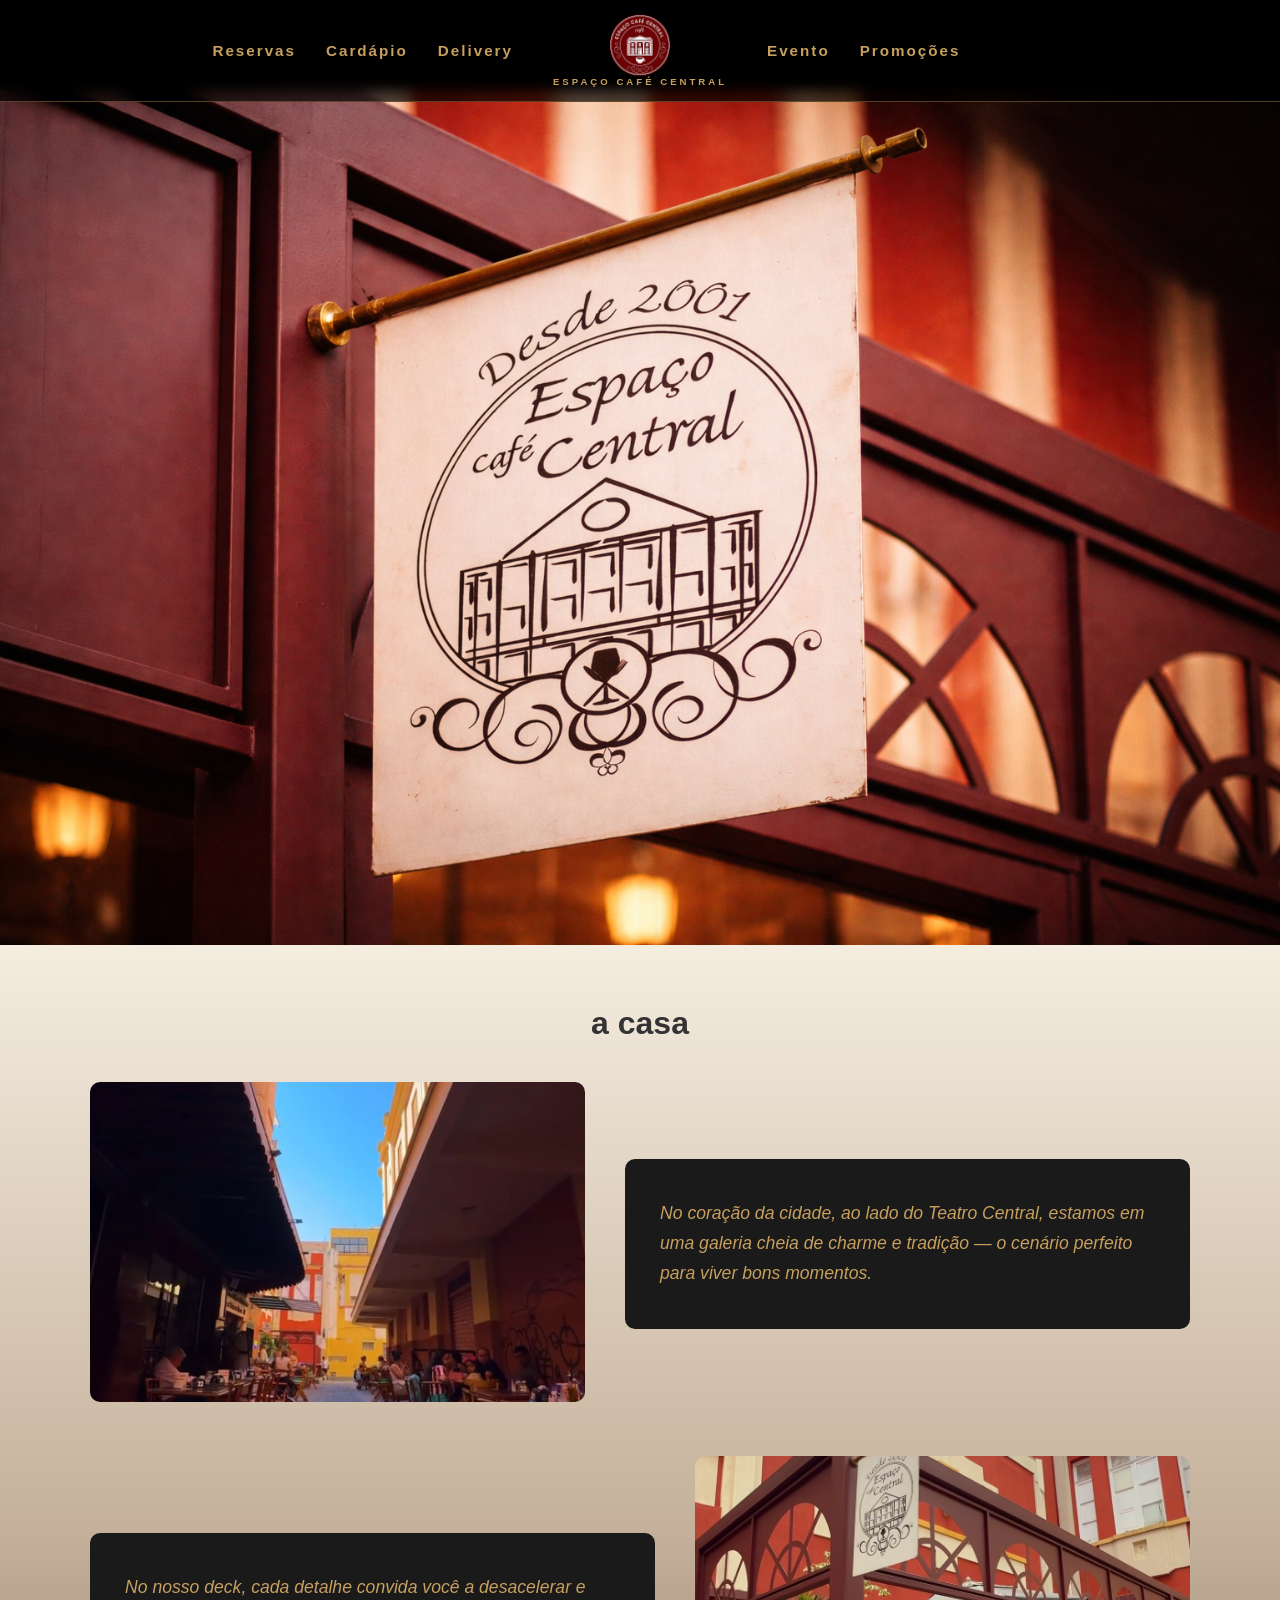
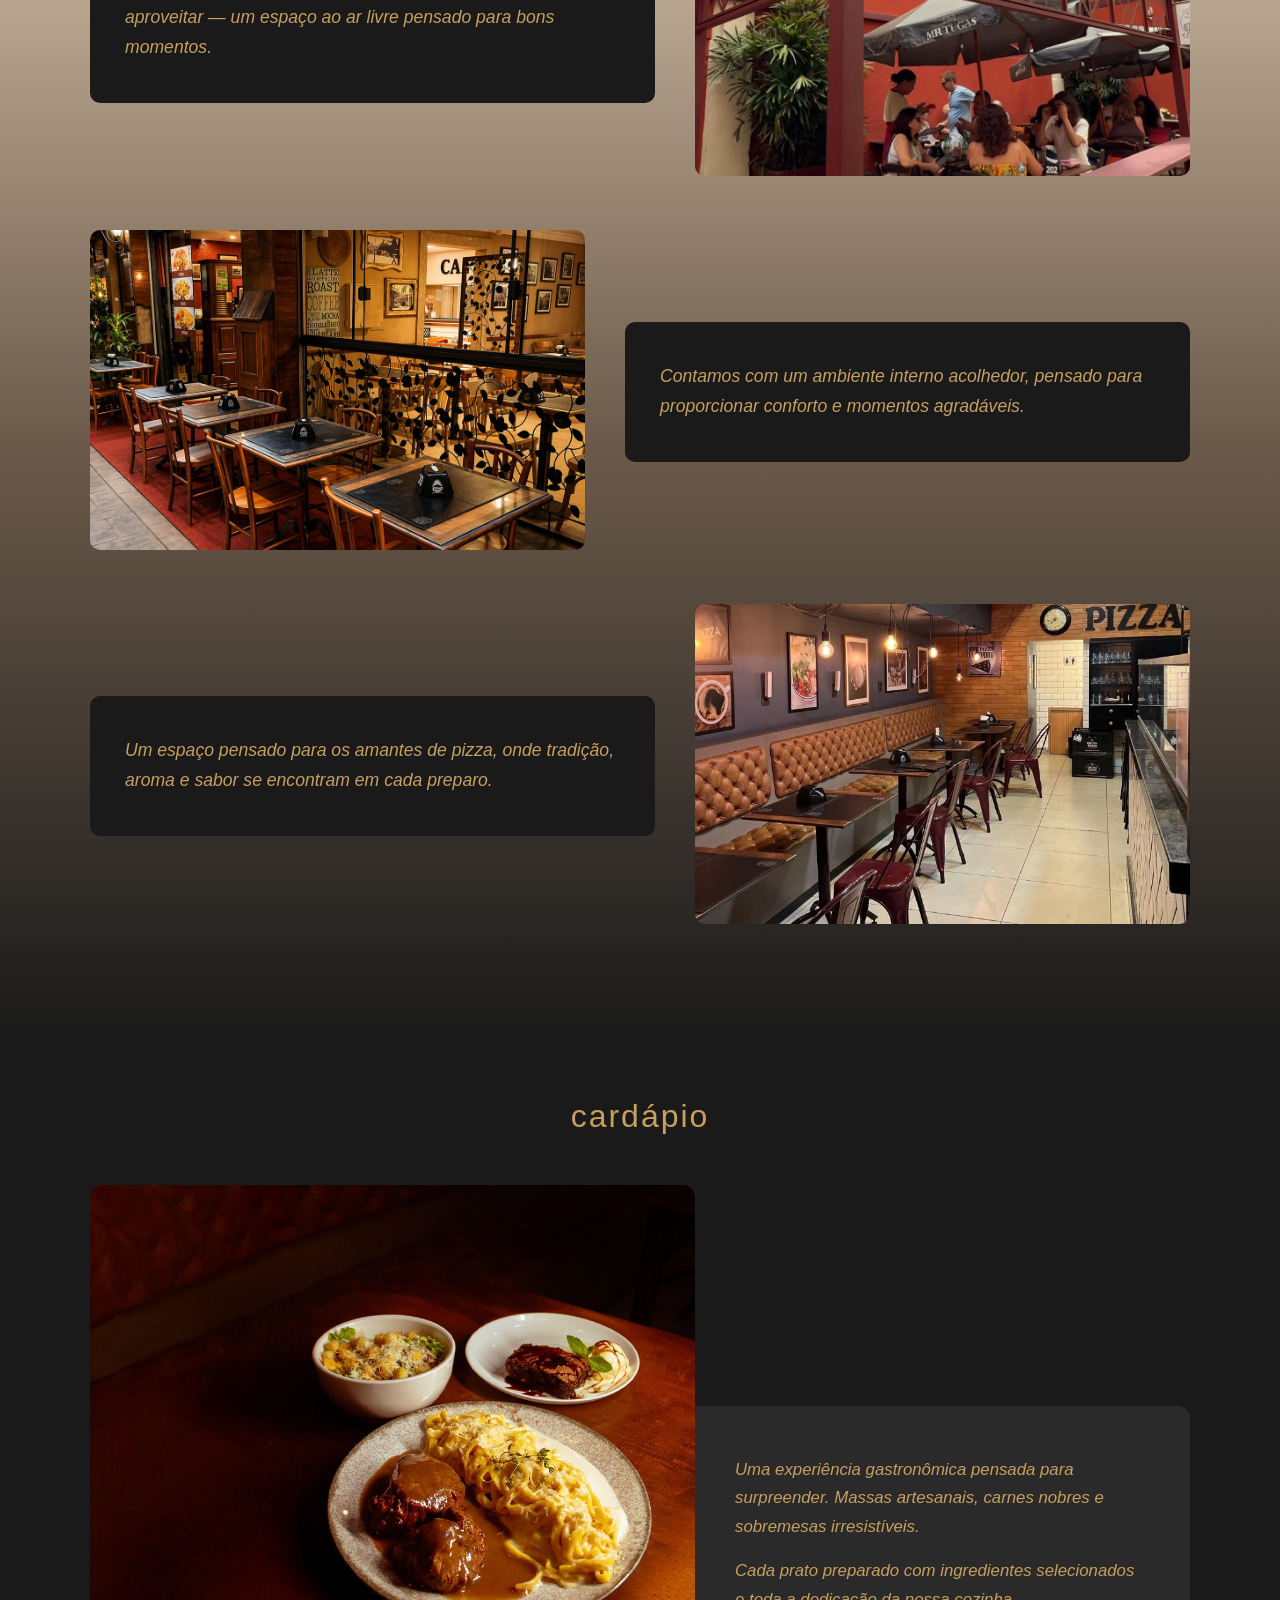
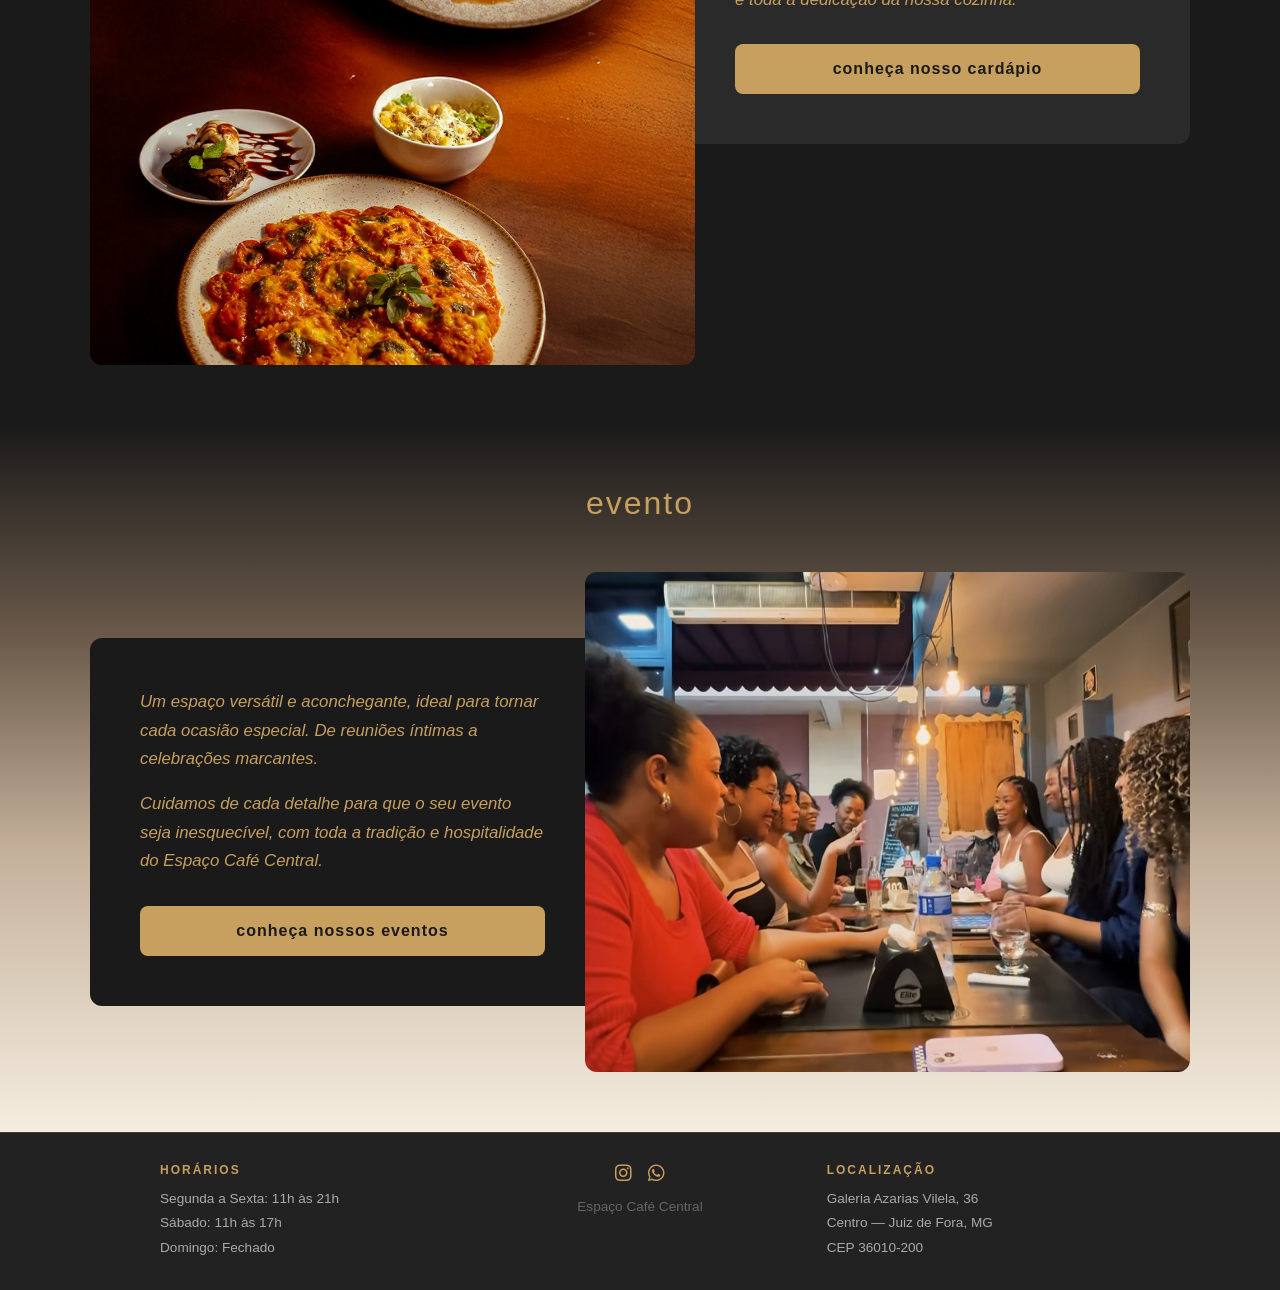
<file: index.html>
<!doctype html>
<html>
  <head>
    <meta
      name="google-site-verification"
      content="EKBwjApDTE1B3z0G5yTJj9InMISuHR4WRexTrk9Y2cI"
    />
    <script>
      window.location.href = '/html/index.html'
    </script>
  </head>
</html>
</file>
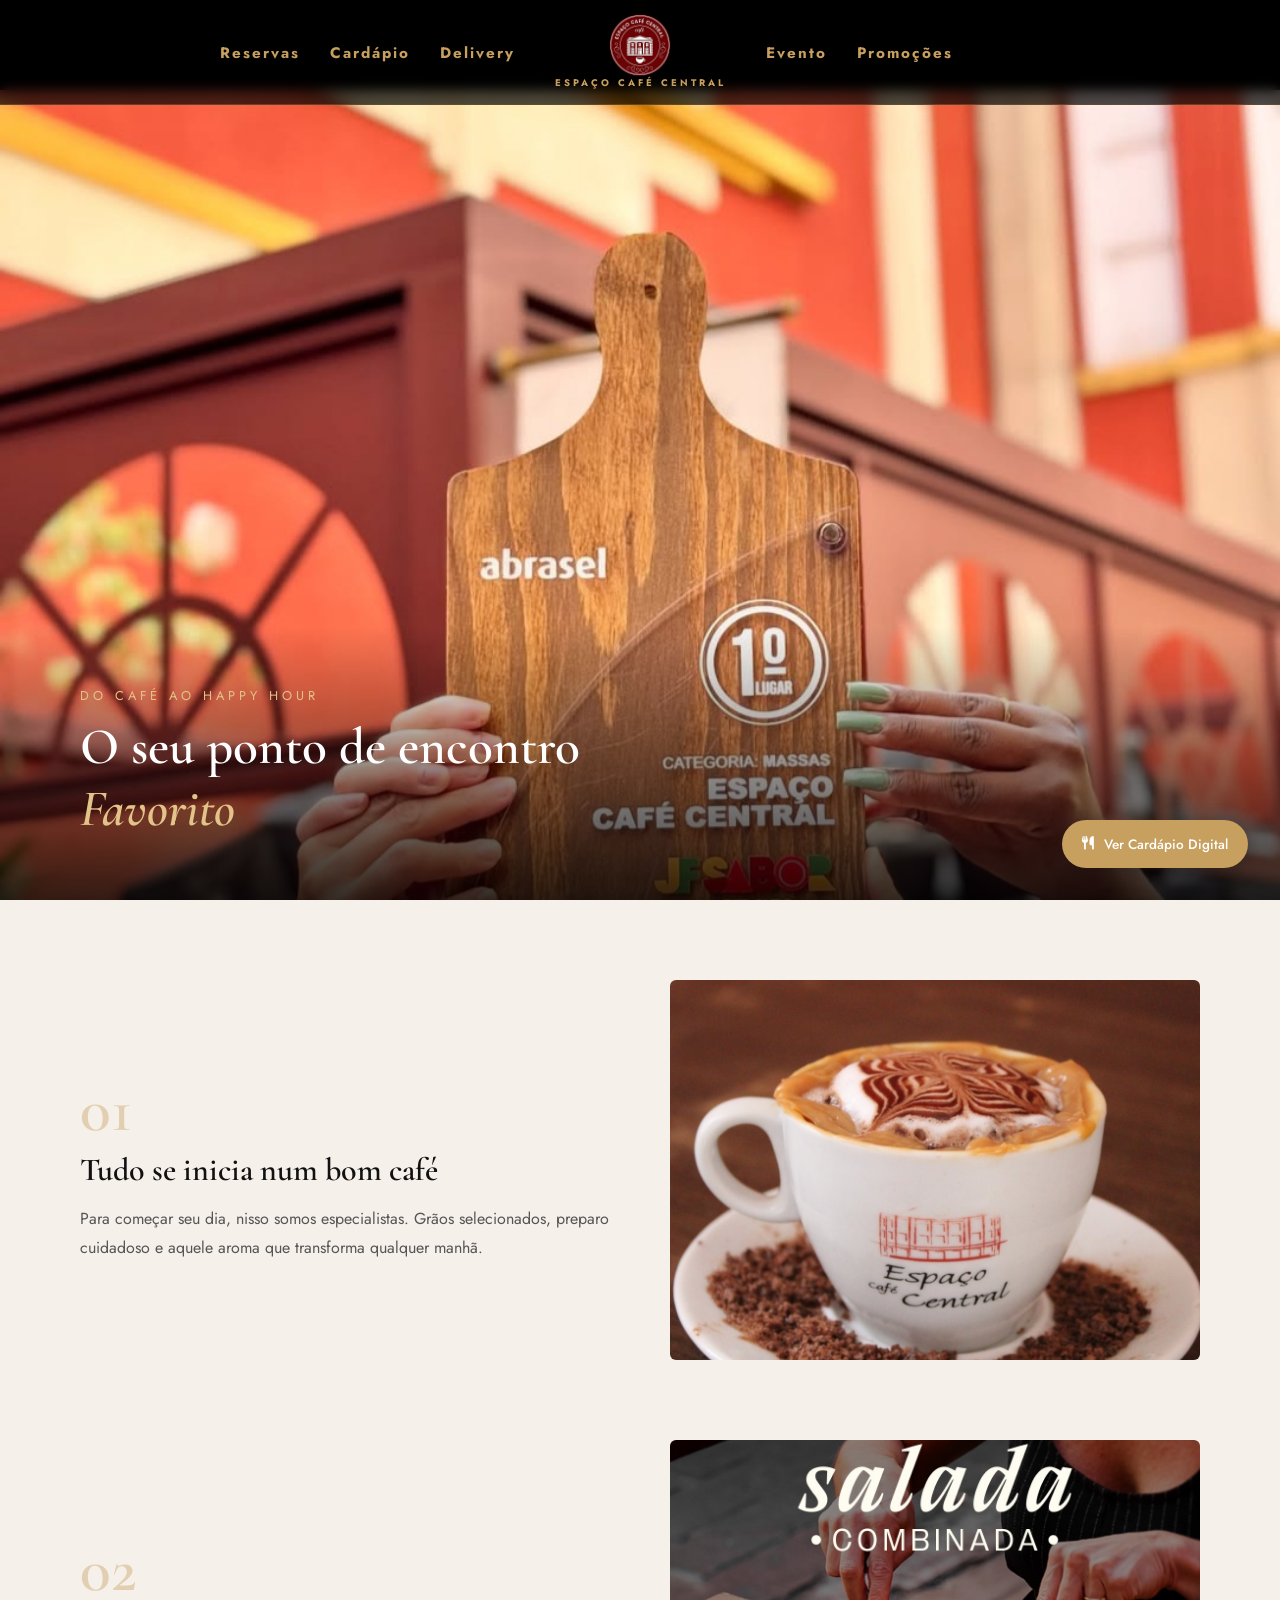
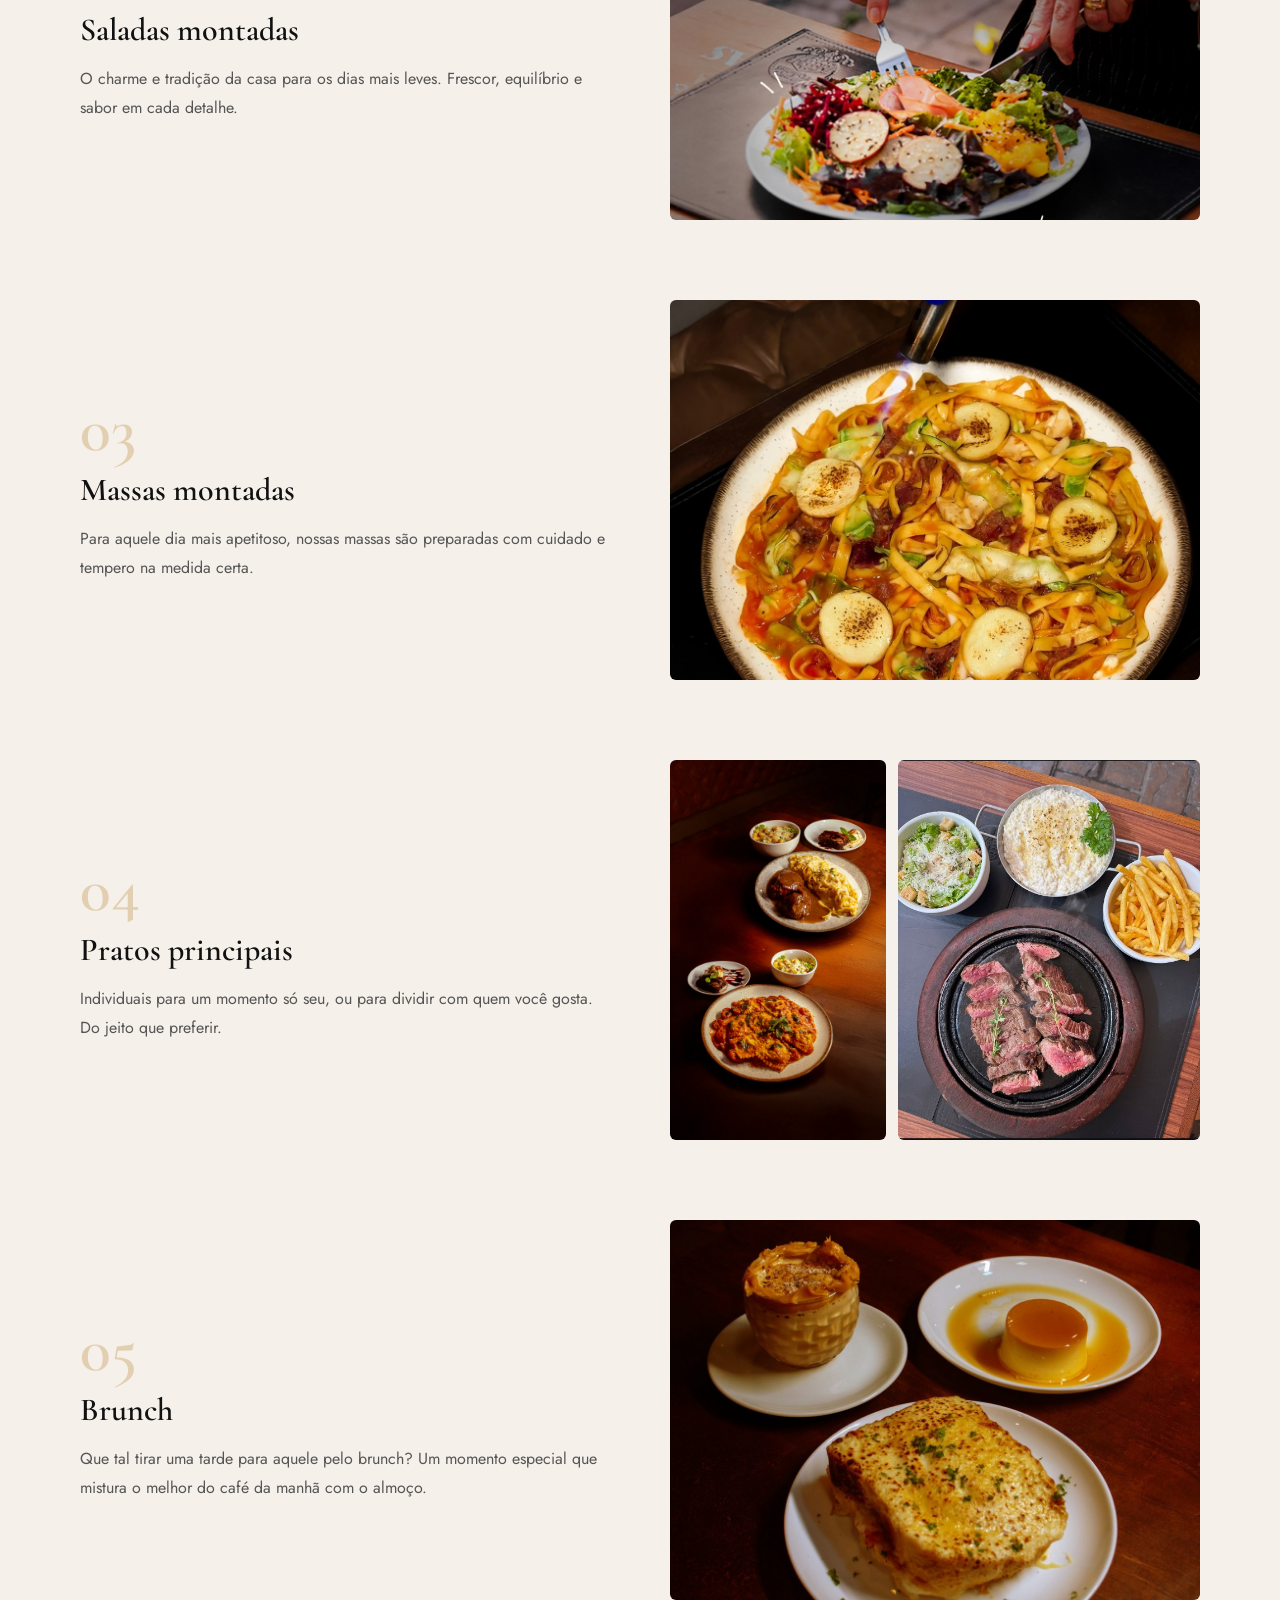
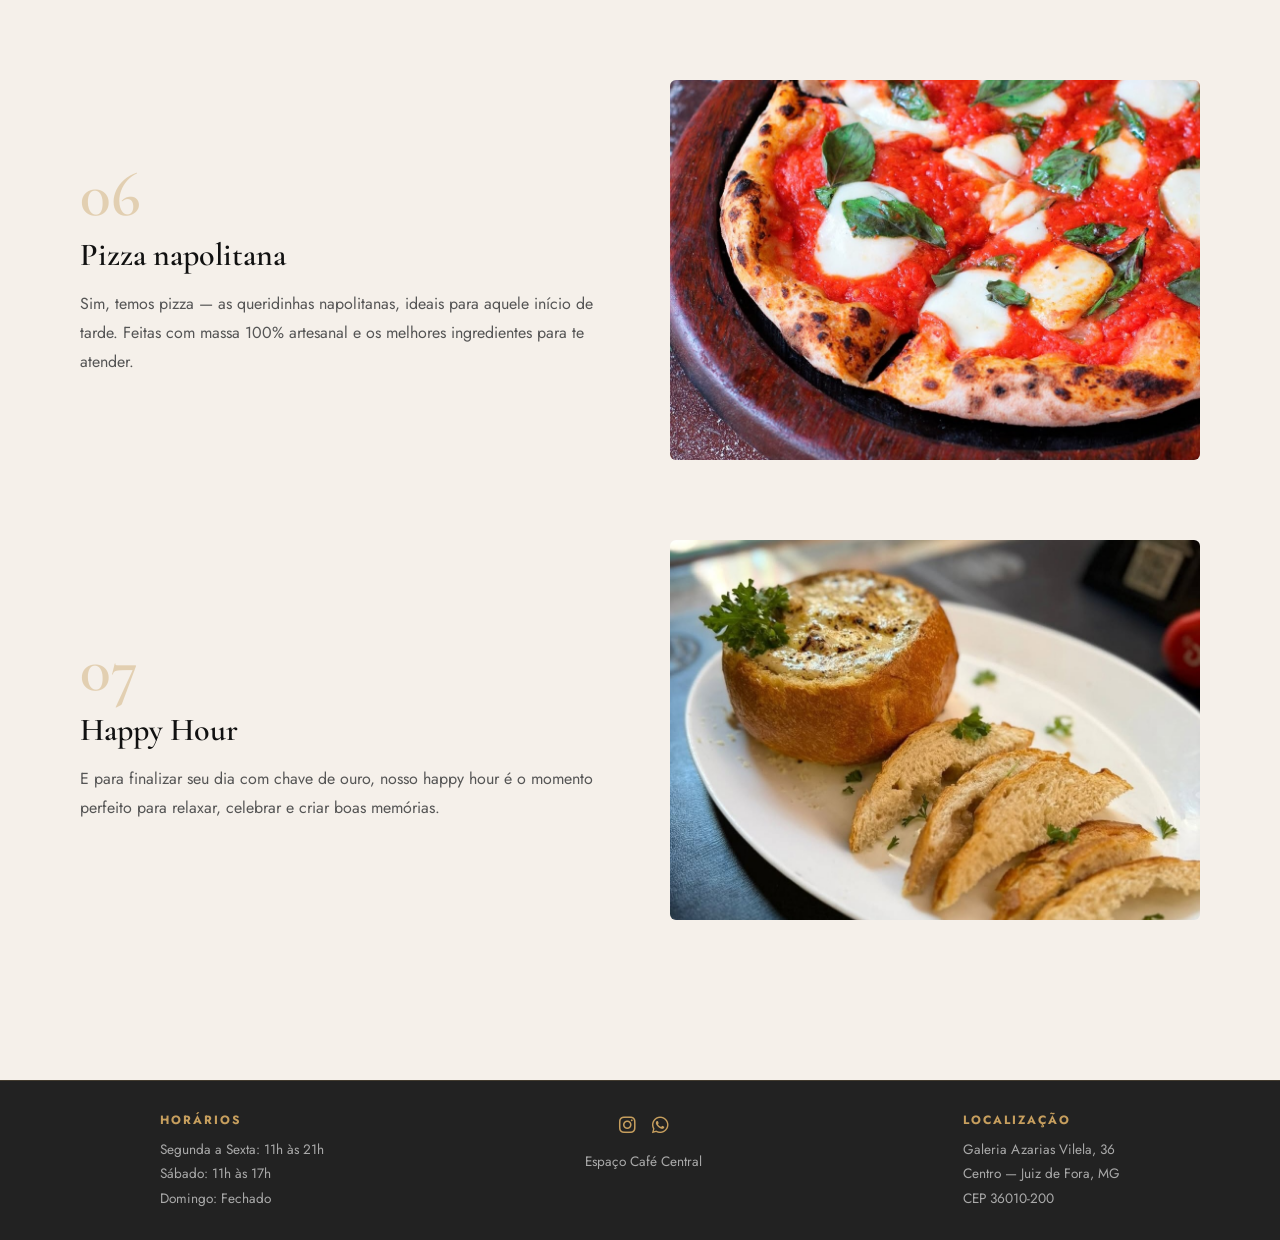
<file: cardapio/index.html>
<!doctype html>
<html lang="pt-BR">
  <head>
    <meta charset="UTF-8" />
    <meta name="viewport" content="width=device-width, initial-scale=1.0" />
    <title>Espaço Café Central - Cardápio</title>

    <!-- Font Awesome -->
    <link
      rel="stylesheet"
      href="https://cdnjs.cloudflare.com/ajax/libs/font-awesome/6.5.1/css/all.min.css"
    />

    <!-- Google Fonts -->
    <link rel="preconnect" href="https://fonts.googleapis.com" />
    <link rel="preconnect" href="https://fonts.gstatic.com" crossorigin />
    <link
      href="https://fonts.googleapis.com/css2?family=Cormorant+Garamond:ital,wght@0,400;0,600;1,400&family=Jost:wght@300;400;500&display=swap"
      rel="stylesheet"
    />
    <link rel="stylesheet" href="/styles.css" />
    <link rel="stylesheet" href="styles.css" />
  </head>

  <body>
    <nav class="nav-header">
      <ul class="nav-links nav-left">
        <li><a href="/reservas/index.html">Reservas</a></li>
        <li><a href="/cardapio/index.html">Cardápio</a></li>
        <li><a href="/delivery/index.html">Delivery</a></li>
      </ul>

      <a href="/html/index.html" class="nav-logo">
        <img src="/assets/logo-2.png" class="logo-image" />
        <span class="nav-logo-texto">Espaço Café Central</span>
      </a>

      <ul class="nav-links nav-right">
        <li><a href="/evento/index.html">Evento</a></li>
        <li><a href="/promocoes/index.html">Promoções</a></li>
      </ul>

      <button class="nav-toggle" id="navToggle" aria-label="Menu">
        <span></span>
        <span></span>
        <span></span>
      </button>

      <!-- MENU MOBILE -->
      <ul class="nav-mobile-overlay" id="navOverlay">
        <li><a href="/reservas/index.html">Reservas</a></li>
        <li><a href="/cardapio/index.html">Cardápio</a></li>
        <li><a href="/delivery/index.html">Delivery</a></li>
        <li><a href="/evento/index.html">Evento</a></li>
        <li><a href="/promocoes/index.html">Promoções</a></li>
      </ul>
    </nav>

    <!-- HERO -->
    <section class="cardapio-hero">
      <img src="/assets/cardapio-img1.jpg" alt="Cardápio Espaço Café Central" />
      <div class="hero-overlay">
        <p class="hero-tag">Do café ao happy hour</p>
        <h1>O seu ponto de encontro <br /><em>Favorito</em></h1>
      </div>
    </section>

    <!-- ITENS DO CARDÁPIO -->
    <section class="cardapio-itens">
      <!-- CAFÉ -->
      <div class="item-bloco">
        <div class="item-texto">
          <span class="item-numero">01</span>
          <h2>Tudo se inicia num bom café</h2>
          <p>
            Para começar seu dia, nisso somos especialistas. Grãos selecionados,
            preparo cuidadoso e aquele aroma que transforma qualquer manhã.
          </p>
        </div>
        <div class="item-imagem">
          <img src="/assets/cardapio-cafe.jpg" alt="Café" />
        </div>
      </div>

      <!-- SALADA -->
      <div class="item-bloco invertido">
        <div class="item-imagem">
          <img src="/assets/cardapio-salada.jpg" alt="Saladas" />
        </div>
        <div class="item-texto">
          <span class="item-numero">02</span>
          <h2>Saladas montadas</h2>
          <p>
            O charme e tradição da casa para os dias mais leves. Frescor,
            equilíbrio e sabor em cada detalhe.
          </p>
        </div>
      </div>

      <!-- MASSA -->
      <div class="item-bloco">
        <div class="item-texto">
          <span class="item-numero">03</span>
          <h2>Massas montadas</h2>
          <p>
            Para aquele dia mais apetitoso, nossas massas são preparadas com
            cuidado e tempero na medida certa.
          </p>
        </div>
        <div class="item-imagem">
          <img src="/assets/cardapio-massa.jpg" alt="Massas" />
        </div>
      </div>

      <!-- PRATOS PRINCIPAIS -->
      <div class="item-bloco invertido">
        <div class="item-imagem dupla">
          <img
            src="/assets/cardapio-principal-individual.jpg"
            alt="Prato individual"
          />
          <img src="/assets/cardapio-prato2.jpg" alt="Pratos principais" />
        </div>
        <div class="item-texto">
          <span class="item-numero">04</span>
          <h2>Pratos principais</h2>
          <p>
            Individuais para um momento só seu, ou para dividir com quem você
            gosta. Do jeito que preferir.
          </p>
        </div>
      </div>

      <!-- BRUNCH -->
      <div class="item-bloco">
        <div class="item-texto">
          <span class="item-numero">05</span>
          <h2>Brunch</h2>
          <p>
            Que tal tirar uma tarde para aquele pelo brunch? Um momento especial
            que mistura o melhor do café da manhã com o almoço.
          </p>
        </div>
        <div class="item-imagem">
          <img src="/assets/cardapio-brunch.jpg" alt="Brunch" />
        </div>
      </div>

      <!-- PIZZA -->
      <div class="item-bloco invertido">
        <div class="item-imagem">
          <img src="/assets/cardapio-pizza.jpg" alt="Pizza napolitana" />
        </div>
        <div class="item-texto">
          <span class="item-numero">06</span>
          <h2>Pizza napolitana</h2>
          <p>
            Sim, temos pizza — as queridinhas napolitanas, ideais para aquele
            início de tarde. Feitas com massa 100% artesanal e os melhores
            ingredientes para te atender.
          </p>
        </div>
      </div>

      <!-- HAPPY HOUR -->
      <div class="item-bloco">
        <div class="item-texto">
          <span class="item-numero">07</span>
          <h2>Happy Hour</h2>
          <p>
            E para finalizar seu dia com chave de ouro, nosso happy hour é o
            momento perfeito para relaxar, celebrar e criar boas memórias.
          </p>
        </div>
        <div class="item-imagem">
          <img src="/assets/cardapio-happyhour.jpg" alt="Happy Hour" />
        </div>
      </div>
    </section>

    <!-- FOOTER -->
    <footer class="footer">
      <div class="footer-conteudo">
        <div class="footer-bloco">
          <h3>Horários</h3>
          <p>Segunda a Sexta: 11h às 21h</p>
          <p>Sábado: 11h às 17h</p>
          <p>Domingo: Fechado</p>
        </div>

        <div class="footer-bloco footer-centro">
          <div class="footer-social">
            <a
              href="https://www.instagram.com/espacocafecentral"
              target="_blank"
              aria-label="Instagram"
            >
              <i class="fa-brands fa-instagram"></i>
            </a>
            <a
              href="https://wa.me/553232168545"
              target="_blank"
              aria-label="WhatsApp"
            >
              <i class="fa-brands fa-whatsapp"></i>
            </a>
          </div>
          <p class="footer-copy">Espaço Café Central</p>
        </div>

        <div class="footer-bloco">
          <h3>Localização</h3>
          <p>Galeria Azarias Vilela, 36</p>
          <p>Centro — Juiz de Fora, MG</p>
          <p>CEP 36010-200</p>
        </div>
      </div>
    </footer>

    <!-- BOTÃO FLUTUANTE CARDÁPIO DIGITAL -->
    <a
      href="https://espaco-cafe-central.goomer.app/menu"
      target="_blank"
      class="btn-cardapio-digital"
      aria-label="Ver Cardápio Digital"
    >
      <i class="fa-solid fa-utensils"></i>
      <span>Ver Cardápio Digital</span>
    </a>

    <script>
      const toggle = document.getElementById('navToggle')
      const overlay = document.getElementById('navOverlay')

      toggle.addEventListener('click', () => {
        toggle.classList.toggle('aberto')
        overlay.classList.toggle('aberto')
      })

      overlay.querySelectorAll('a').forEach((link) => {
        link.addEventListener('click', () => {
          toggle.classList.remove('aberto')
          overlay.classList.remove('aberto')
        })
      })
    </script>
  </body>
</html>
</file>
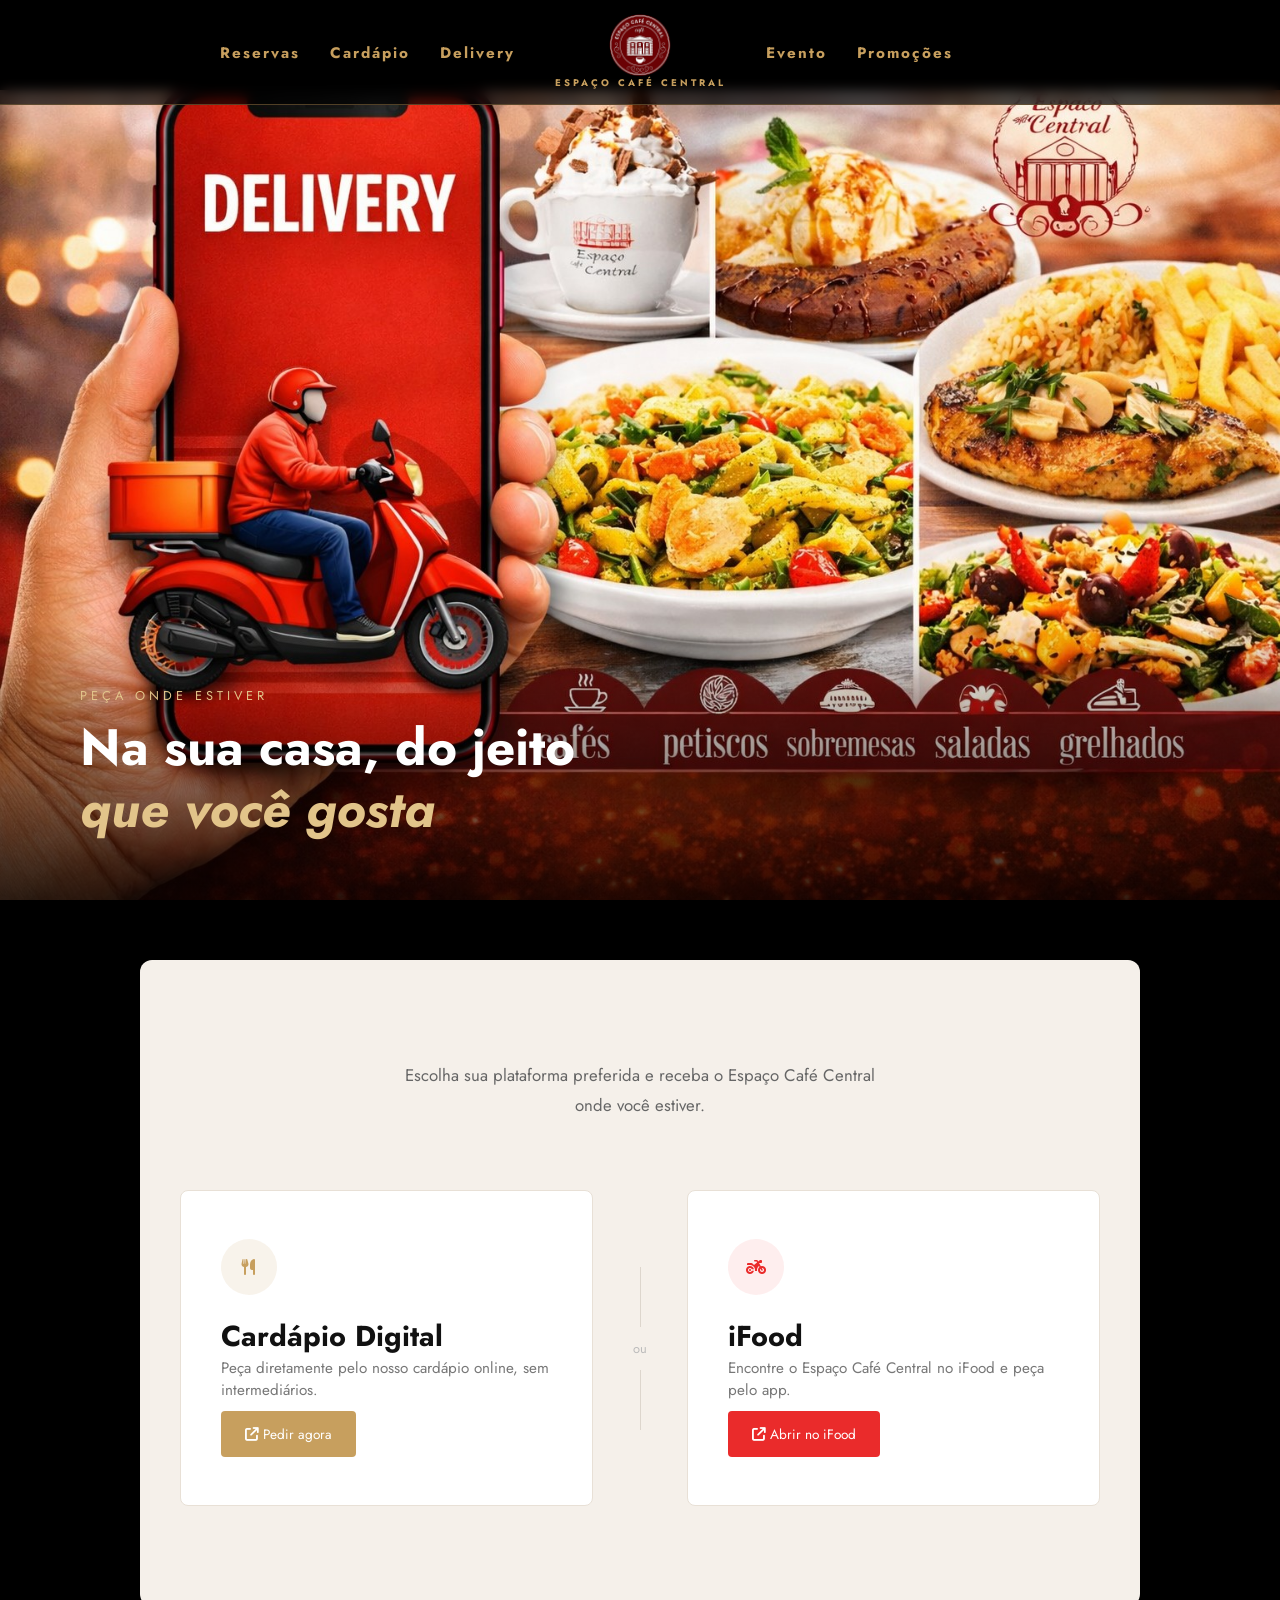
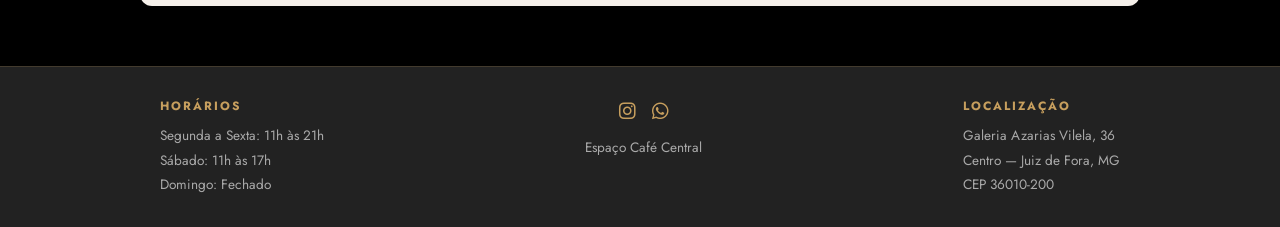
<file: delivery/index.html>
<!doctype html>
<html lang="pt-BR">
  <head>
    <meta charset="UTF-8" />
    <meta name="viewport" content="width=device-width, initial-scale=1.0" />
    <title>Espaço Café Central - Delivery</title>

    <!-- Font Awesome -->
    <link
      rel="stylesheet"
      href="https://cdnjs.cloudflare.com/ajax/libs/font-awesome/6.5.1/css/all.min.css"
    />

    <!-- Google Fonts -->
    <link rel="preconnect" href="https://fonts.googleapis.com" />
    <link rel="preconnect" href="https://fonts.gstatic.com" crossorigin />
    <link
      href="https://fonts.googleapis.com/css2?family=Cormorant+Garamond:ital,wght@0,400;0,600;1,400&family=Jost:wght@300;400;500&display=swap"
      rel="stylesheet"
    />
    <link rel="stylesheet" href="/styles.css" />
    <link rel="stylesheet" href="styles.css" />
  </head>

  <body>
    <nav class="nav-header">
      <ul class="nav-links nav-left">
        <li><a href="/reservas/index.html">Reservas</a></li>
        <li><a href="/cardapio/index.html">Cardápio</a></li>
        <li><a href="/delivery/index.html">Delivery</a></li>
      </ul>

      <a href="/html/index.html" class="nav-logo">
        <img src="/assets/logo-2.png" class="logo-image" />
        <span class="nav-logo-texto">Espaço Café Central</span>
      </a>

      <ul class="nav-links nav-right">
        <li><a href="/evento/index.html">Evento</a></li>
        <li><a href="/promocoes/index.html">Promoções</a></li>
      </ul>

      <button class="nav-toggle" id="navToggle" aria-label="Menu">
        <span></span>
        <span></span>
        <span></span>
      </button>

      <!-- MENU MOBILE -->
      <ul class="nav-mobile-overlay" id="navOverlay">
        <li><a href="/reservas/index.html">Reservas</a></li>
        <li><a href="/cardapio/index.html">Cardápio</a></li>
        <li><a href="/delivery/index.html">Delivery</a></li>
        <li><a href="/evento/index.html">Evento</a></li>
        <li><a href="/promocoes/index.html">Promoções</a></li>
      </ul>
    </nav>

    <main>
      <!-- HERO -->
      <section class="delivery-hero">
        <img
          src="/assets/delivery-capa.jpg"
          alt="Delivery Espaço Café Central"
          class="hero-img-delivery"
        />
        <div class="hero-overlay">
          <p class="hero-tag">Peça onde estiver</p>
          <h1>Na sua casa, do jeito <br /><em>que você gosta</em></h1>
        </div>
      </section>

      <!-- PLATAFORMAS -->
      <section class="delivery-plataformas">
        <div class="plataformas-intro">
          <p>
            Escolha sua plataforma preferida e receba o Espaço Café Central onde
            você estiver.
          </p>
        </div>

        <div class="plataformas-cards">
          <!-- GOOMER -->
          <div class="plataforma-card">
            <div class="card-icon goomer-icon">
              <i class="fa-solid fa-utensils"></i>
            </div>
            <div class="card-conteudo">
              <h2>Cardápio Digital</h2>
              <p>
                Peça diretamente pelo nosso cardápio online, sem intermediários.
              </p>
              <a
                href="https://espaco-cafe-central.goomer.app/menu"
                target="_blank"
                class="btn-plataforma btn-goomer"
              >
                <i class="fa-solid fa-arrow-up-right-from-square"></i>
                Pedir agora
              </a>
            </div>
          </div>

          <!-- DIVIDER -->
          <div class="cards-divider">
            <span>ou</span>
          </div>

          <!-- IFOOD -->
          <div class="plataforma-card">
            <div class="card-icon ifood-icon">
              <i class="fa-solid fa-motorcycle"></i>
            </div>
            <div class="card-conteudo">
              <h2>iFood</h2>
              <p>Encontre o Espaço Café Central no iFood e peça pelo app.</p>
              <a
                href="https://www.ifood.com.br/delivery/juiz-de-fora-mg/espaco-cafe-central-centro/1f09ba15-74aa-4122-b87e-c757e1fed33e?UTM_Medium=share"
                target="_blank"
                class="btn-plataforma btn-ifood"
              >
                <i class="fa-solid fa-arrow-up-right-from-square"></i>
                Abrir no iFood
              </a>
            </div>
          </div>
        </div>
      </section>
    </main>

    <!-- FOOTER -->
    <footer class="footer">
      <div class="footer-conteudo">
        <div class="footer-bloco">
          <h3>Horários</h3>
          <p>Segunda a Sexta: 11h às 21h</p>
          <p>Sábado: 11h às 17h</p>
          <p>Domingo: Fechado</p>
        </div>

        <div class="footer-bloco footer-centro">
          <div class="footer-social">
            <a
              href="https://www.instagram.com/espacocafecentral"
              target="_blank"
              aria-label="Instagram"
            >
              <i class="fa-brands fa-instagram"></i>
            </a>
            <a
              href="https://wa.me/553232168545"
              target="_blank"
              aria-label="WhatsApp"
            >
              <i class="fa-brands fa-whatsapp"></i>
            </a>
          </div>
          <p class="footer-copy">Espaço Café Central</p>
        </div>

        <div class="footer-bloco">
          <h3>Localização</h3>
          <p>Galeria Azarias Vilela, 36</p>
          <p>Centro — Juiz de Fora, MG</p>
          <p>CEP 36010-200</p>
        </div>
      </div>
    </footer>

    <script>
      const toggle = document.getElementById('navToggle')
      const overlay = document.getElementById('navOverlay')

      toggle.addEventListener('click', () => {
        toggle.classList.toggle('aberto')
        overlay.classList.toggle('aberto')
      })

      overlay.querySelectorAll('a').forEach((link) => {
        link.addEventListener('click', () => {
          toggle.classList.remove('aberto')
          overlay.classList.remove('aberto')
        })
      })
    </script>
  </body>
</html>
</file>
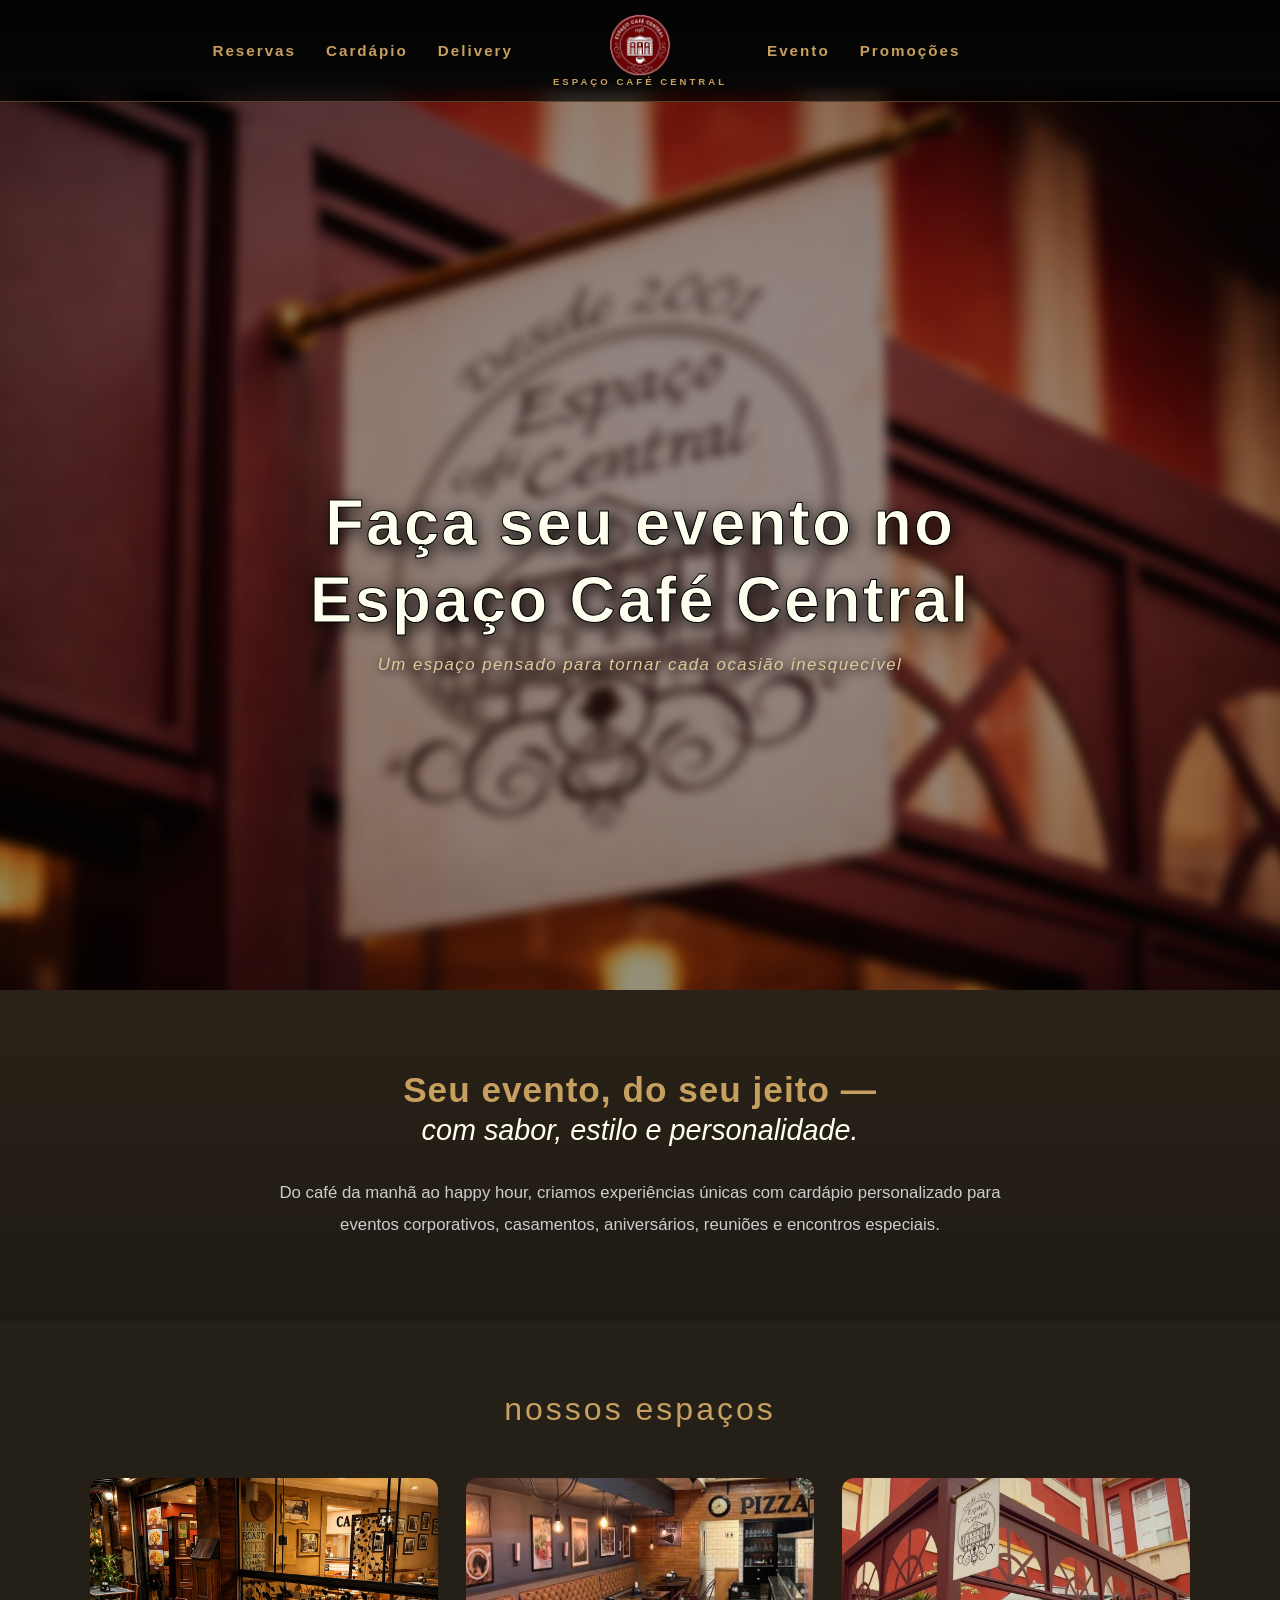
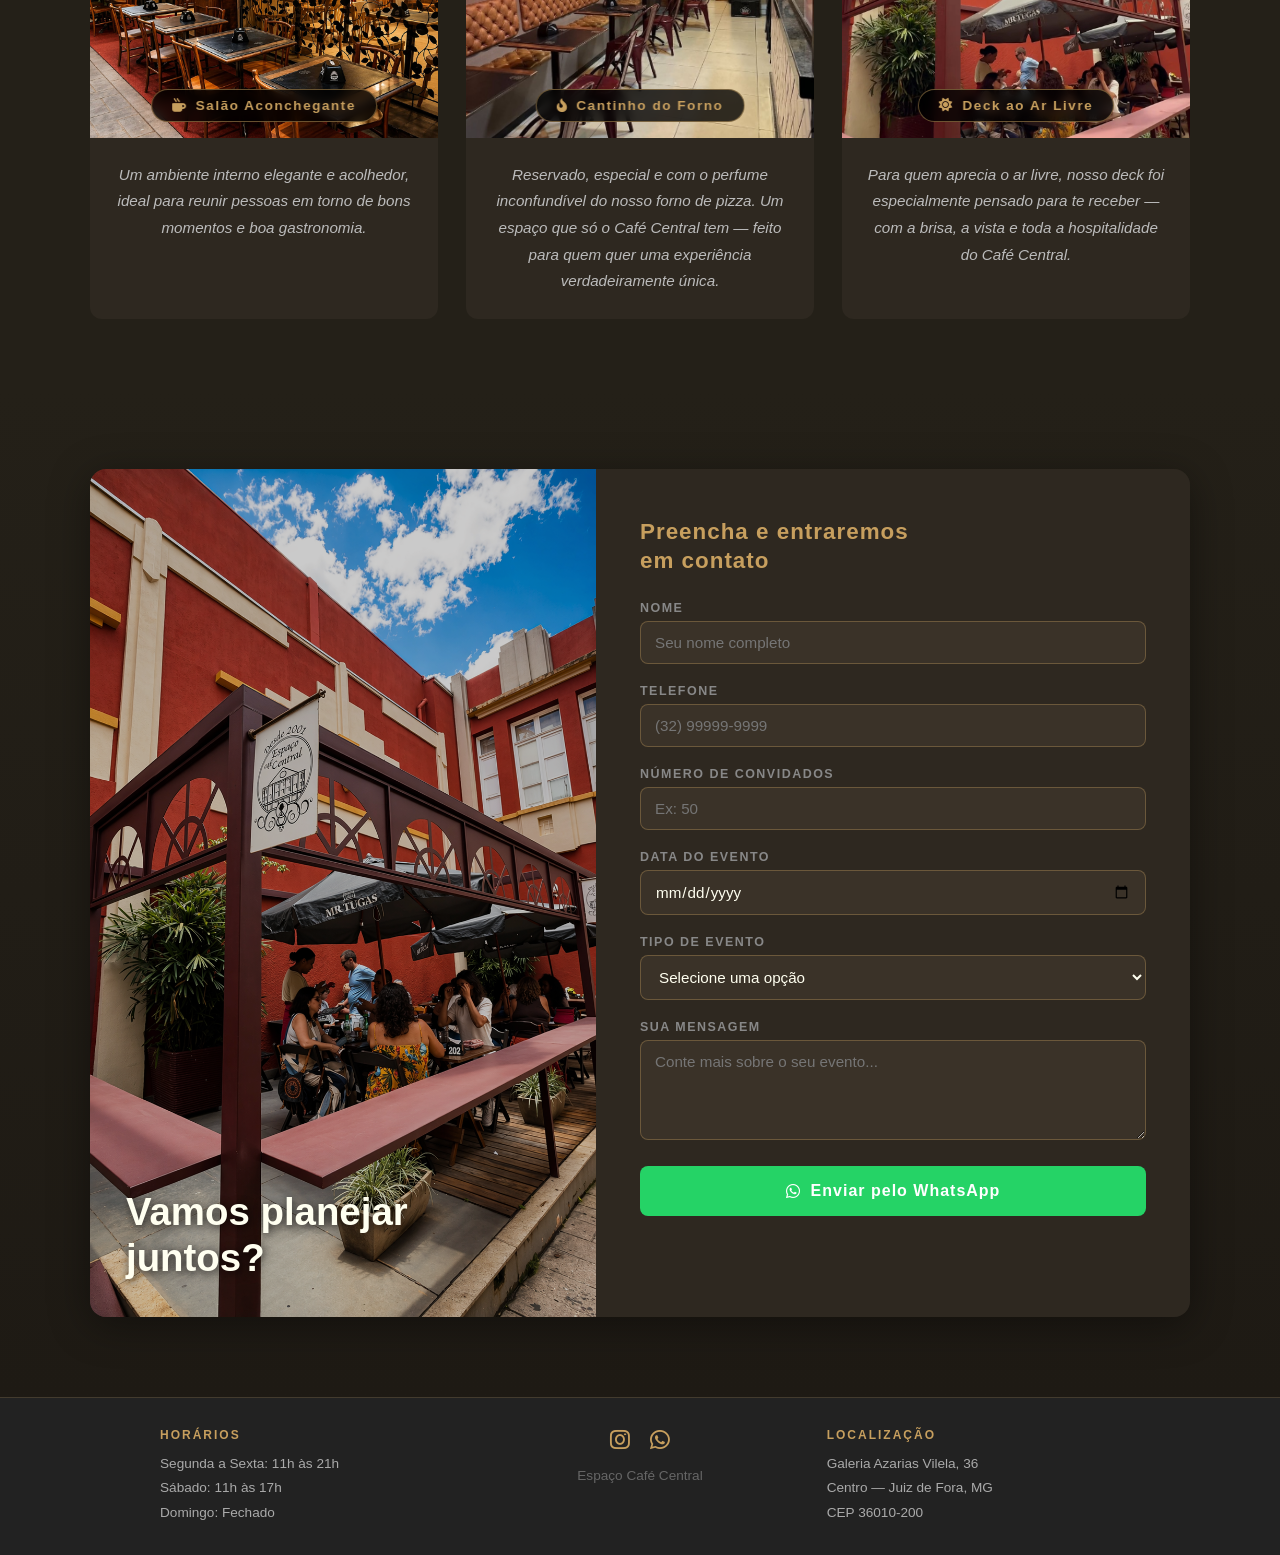
<file: evento/index.html>
<!doctype html>
<html lang="pt-BR">
  <head>
    <meta charset="UTF-8" />
    <meta name="viewport" content="width=device-width, initial-scale=1.0" />
    <title>Evento — Espaço Café Central</title>

    <!-- Font Awesome -->
    <link
      rel="stylesheet"
      href="https://cdnjs.cloudflare.com/ajax/libs/font-awesome/6.5.1/css/all.min.css"
    />
    <link rel="stylesheet" href="/styles.css" />
    <link rel="stylesheet" href="styles.css" />
  </head>

  <body>
    <nav class="nav-header">
      <ul class="nav-links nav-left">
        <li><a href="/reservas/index.html">Reservas</a></li>
        <li><a href="/cardapio/index.html">Cardápio</a></li>
        <li><a href="/delivery/index.html">Delivery</a></li>
      </ul>

      <a href="/html/index.html" class="nav-logo">
        <img src="/assets/logo-2.png" class="logo-image" />
        <span class="nav-logo-texto">Espaço Café Central</span>
      </a>

      <ul class="nav-links nav-right">
        <li><a href="/evento/index.html">Evento</a></li>
        <li><a href="/promocoes/index.html">Promoções</a></li>
      </ul>

      <button class="nav-toggle" id="navToggle" aria-label="Menu">
        <span></span>
        <span></span>
        <span></span>
      </button>

      <!-- MENU MOBILE -->
      <ul class="nav-mobile-overlay" id="navOverlay">
        <li><a href="/reservas/index.html">Reservas</a></li>
        <li><a href="/cardapio/index.html">Cardápio</a></li>
        <li><a href="/delivery/index.html">Delivery</a></li>
        <li><a href="/evento/index.html">Evento</a></li>
        <li><a href="/promocoes/index.html">Promoções</a></li>
      </ul>
    </nav>

    <main>
      <!-- HERO -->
      <div class="hero-wrapper">
        <img
          src="/assets/Placa elegante do Espaço Café Central.png"
          class="hero-img"
          alt="Placa do Espaço Café Central"
        />
        <div class="hero-overlay"></div>
        <div class="hero-conteudo">
          <h1>Faça seu evento no<br />Espaço Café Central</h1>
          <p class="hero-sub">
            Um espaço pensado para tornar cada ocasião inesquecível
          </p>
        </div>
      </div>
    </main>

    <!-- APRESENTAÇÃO -->
    <section class="apresentacao">
      <div class="apresentacao-inner">
        <p class="apresentacao-destaque">Seu evento, do seu jeito —</p>
        <p class="apresentacao-sub">com sabor, estilo e personalidade.</p>
        <p class="apresentacao-texto">
          Do café da manhã ao happy hour, criamos experiências únicas com
          cardápio personalizado para eventos corporativos, casamentos,
          aniversários, reuniões e encontros especiais.
        </p>
      </div>
    </section>

    <!-- ESPAÇOS -->
    <section class="espacos">
      <h2 class="espacos-titulo">nossos espaços</h2>

      <div class="espacos-grid">
        <div class="espaco-card">
          <div class="espaco-img-wrapper">
            <img src="/assets/casa-interno.png" alt="Salão interno" />
            <div class="espaco-balao">
              <i class="fa-solid fa-mug-hot"></i>
              Salão Aconchegante
            </div>
          </div>
          <div class="espaco-texto">
            <p>
              Um ambiente interno elegante e acolhedor, ideal para reunir
              pessoas em torno de bons momentos e boa gastronomia.
            </p>
          </div>
        </div>

        <div class="espaco-card">
          <div class="espaco-img-wrapper">
            <img
              src="/assets/image-fundo2.jpg"
              alt="Espaço reservado da pizzaria"
            />
            <div class="espaco-balao">
              <i class="fa-solid fa-fire-flame-curved"></i>
              Cantinho do Forno
            </div>
          </div>
          <div class="espaco-texto">
            <p>
              Reservado, especial e com o perfume inconfundível do nosso forno
              de pizza. Um espaço que só o Café Central tem — feito para quem
              quer uma experiência verdadeiramente única.
            </p>
          </div>
        </div>

        <div class="espaco-card">
          <div class="espaco-img-wrapper">
            <img src="/assets/casa-deck.jpg" alt="Deck ao ar livre" />
            <div class="espaco-balao">
              <i class="fa-solid fa-sun"></i>
              Deck ao Ar Livre
            </div>
          </div>
          <div class="espaco-texto">
            <p>
              Para quem aprecia o ar livre, nosso deck foi especialmente pensado
              para te receber — com a brisa, a vista e toda a hospitalidade do
              Café Central.
            </p>
          </div>
        </div>
      </div>
    </section>

    <!-- FORMULÁRIO -->
    <section class="formulario-section">
      <div class="formulario-wrapper">
        <div class="formulario-img-wrapper">
          <img src="/assets/deck-evento.png" alt="Deck para eventos" />
          <div class="formulario-img-overlay">
            <p>Vamos planejar<br />juntos?</p>
          </div>
        </div>

        <div class="formulario-card">
          <h2>Preencha e entraremos<br />em contato</h2>

          <div class="form-grupo">
            <label>Nome</label>
            <input type="text" id="nome" placeholder="Seu nome completo" />
          </div>

          <div class="form-grupo">
            <label>Telefone</label>
            <input type="tel" id="telefone" placeholder="(32) 99999-9999" />
          </div>

          <div class="form-grupo">
            <label>Número de convidados</label>
            <input type="number" id="convidados" placeholder="Ex: 50" min="1" />
          </div>

          <div class="form-grupo">
            <label>Data do evento</label>
            <input type="date" id="data" />
          </div>

          <div class="form-grupo">
            <label>Tipo de evento</label>
            <select id="tipo">
              <option value="" disabled selected>Selecione uma opção</option>
              <option value="Formatura">Formatura</option>
              <option value="Empresarial">Empresarial</option>
              <option value="Casamento">Casamento</option>
              <option value="Reunião">Reunião</option>
              <option value="Aniversário">Aniversário</option>
              <option value="Outros">Outros</option>
            </select>
          </div>

          <div class="form-grupo">
            <label>Sua mensagem</label>
            <textarea
              id="mensagem"
              placeholder="Conte mais sobre o seu evento..."
              rows="4"
            ></textarea>
          </div>

          <button class="form-btn" onclick="enviarWhatsApp()">
            <i class="fa-brands fa-whatsapp"></i>
            Enviar pelo WhatsApp
          </button>
        </div>
      </div>
    </section>

    <!-- FOOTER -->
    <footer class="footer">
      <div class="footer-conteudo">
        <div class="footer-bloco">
          <h3>Horários</h3>
          <p>Segunda a Sexta: 11h às 21h</p>
          <p>Sábado: 11h às 17h</p>
          <p>Domingo: Fechado</p>
        </div>

        <div class="footer-bloco footer-centro">
          <div class="footer-social">
            <a
              href="https://www.instagram.com/espacocafecentral"
              target="_blank"
              aria-label="Instagram"
            >
              <i class="fa-brands fa-instagram"></i>
            </a>
            <a
              href="https://wa.me/553232168545"
              target="_blank"
              aria-label="WhatsApp"
            >
              <i class="fa-brands fa-whatsapp"></i>
            </a>
          </div>
          <p class="footer-copy">Espaço Café Central</p>
        </div>

        <div class="footer-bloco">
          <h3>Localização</h3>
          <p>Galeria Azarias Vilela, 36</p>
          <p>Centro — Juiz de Fora, MG</p>
          <p>CEP 36010-200</p>
        </div>
      </div>
    </footer>

    <script>
      // NAV MOBILE
      const toggle = document.getElementById('navToggle')
      const overlay = document.getElementById('navOverlay')

      toggle.addEventListener('click', () => {
        toggle.classList.toggle('aberto')
        overlay.classList.toggle('aberto')
      })

      overlay.querySelectorAll('a').forEach((link) => {
        link.addEventListener('click', () => {
          toggle.classList.remove('aberto')
          overlay.classList.remove('aberto')
        })
      })

      // WHATSAPP
      function enviarWhatsApp() {
        const nome = document.getElementById('nome').value.trim()
        const telefone = document.getElementById('telefone').value.trim()
        const convidados = document.getElementById('convidados').value.trim()
        const data = document.getElementById('data').value
        const tipo = document.getElementById('tipo').value
        const mensagem = document.getElementById('mensagem').value.trim()

        if (!nome || !telefone || !convidados || !data || !tipo) {
          alert('Por favor, preencha todos os campos obrigatórios.')
          return
        }

        const [ano, mes, dia] = data.split('-')
        const dataFormatada = `${dia}/${mes}/${ano}`

        const texto =
          `*Solicitação de Evento — Espaço Café Central*\n\n` +
          `👤 *Nome:* ${nome}\n` +
          `📞 *Telefone:* ${telefone}\n` +
          `👥 *Convidados:* ${convidados}\n` +
          `📅 *Data:* ${dataFormatada}\n` +
          `🎉 *Tipo de evento:* ${tipo}\n` +
          (mensagem ? `💬 *Mensagem:* ${mensagem}` : '')

        const url = `https://wa.me/553232168545?text=${encodeURIComponent(texto)}`
        window.open(url, '_blank')
      }
    </script>
  </body>
</html>
</file>
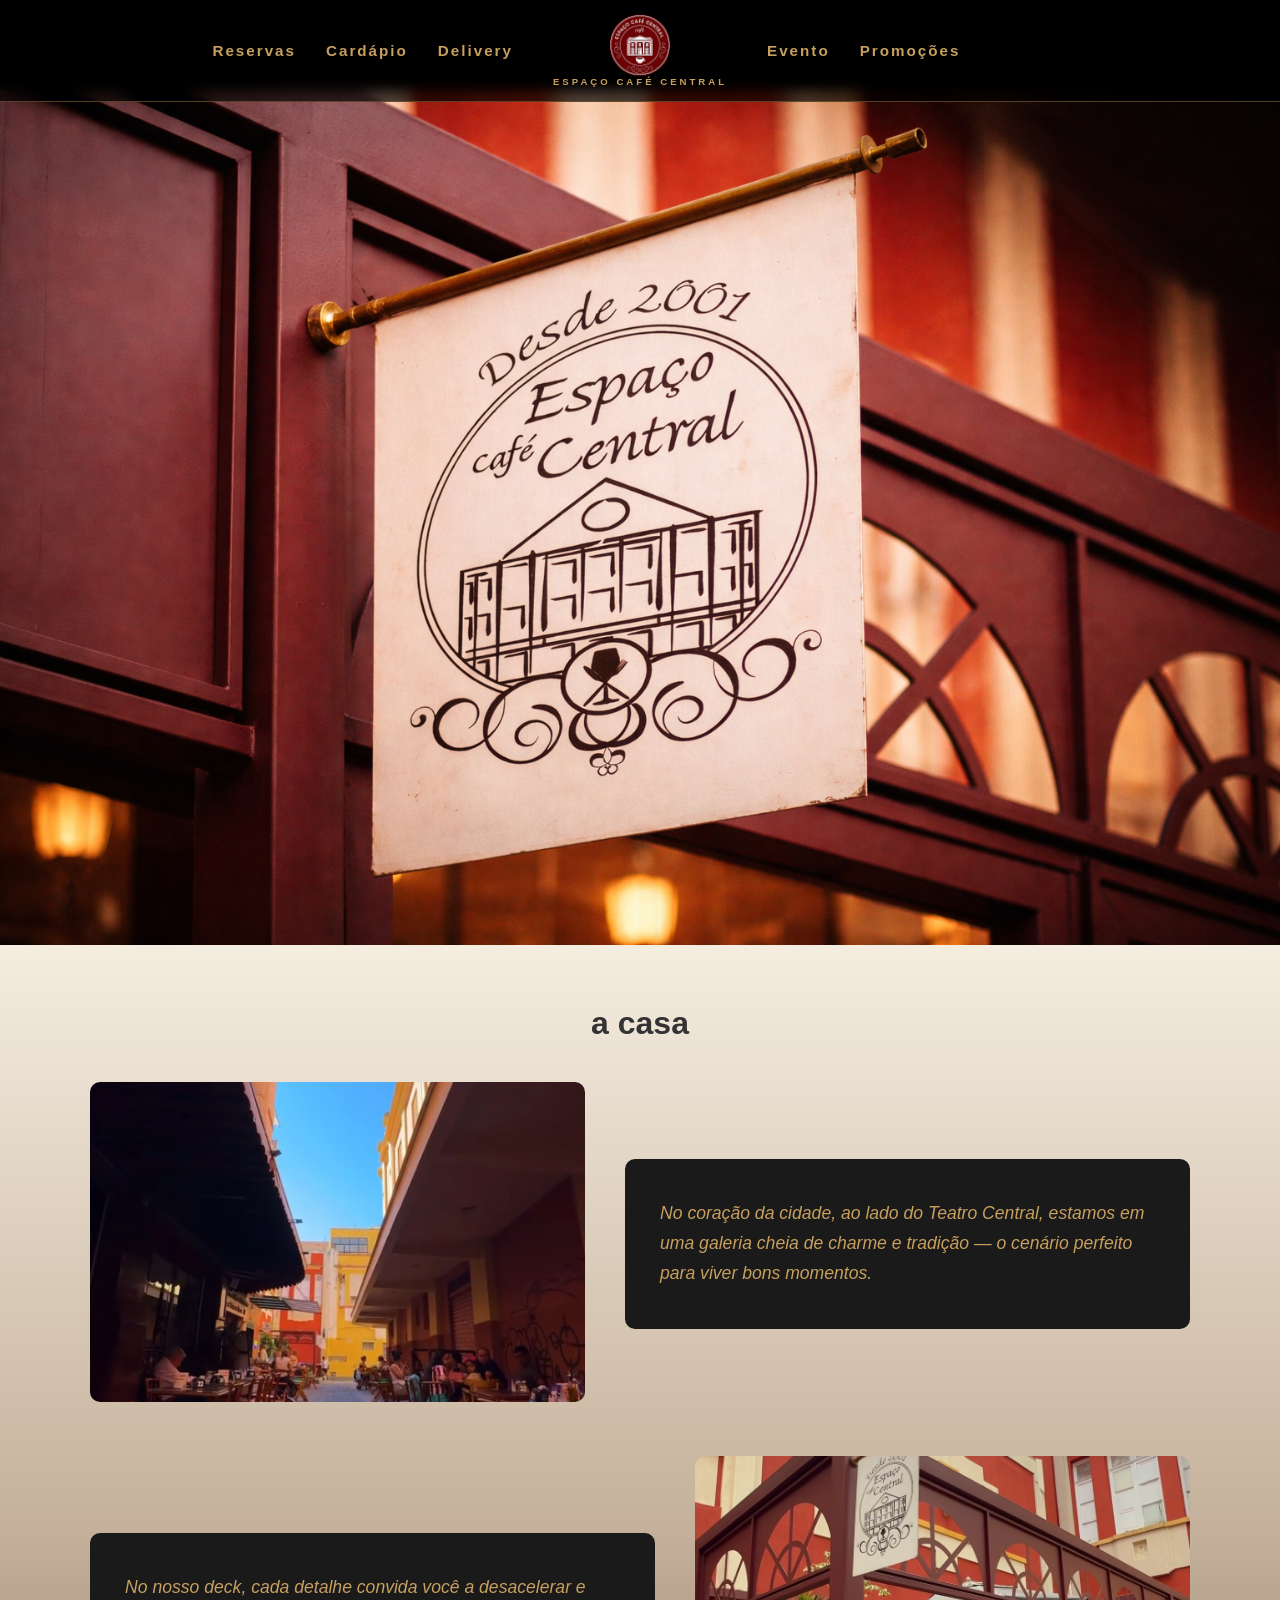
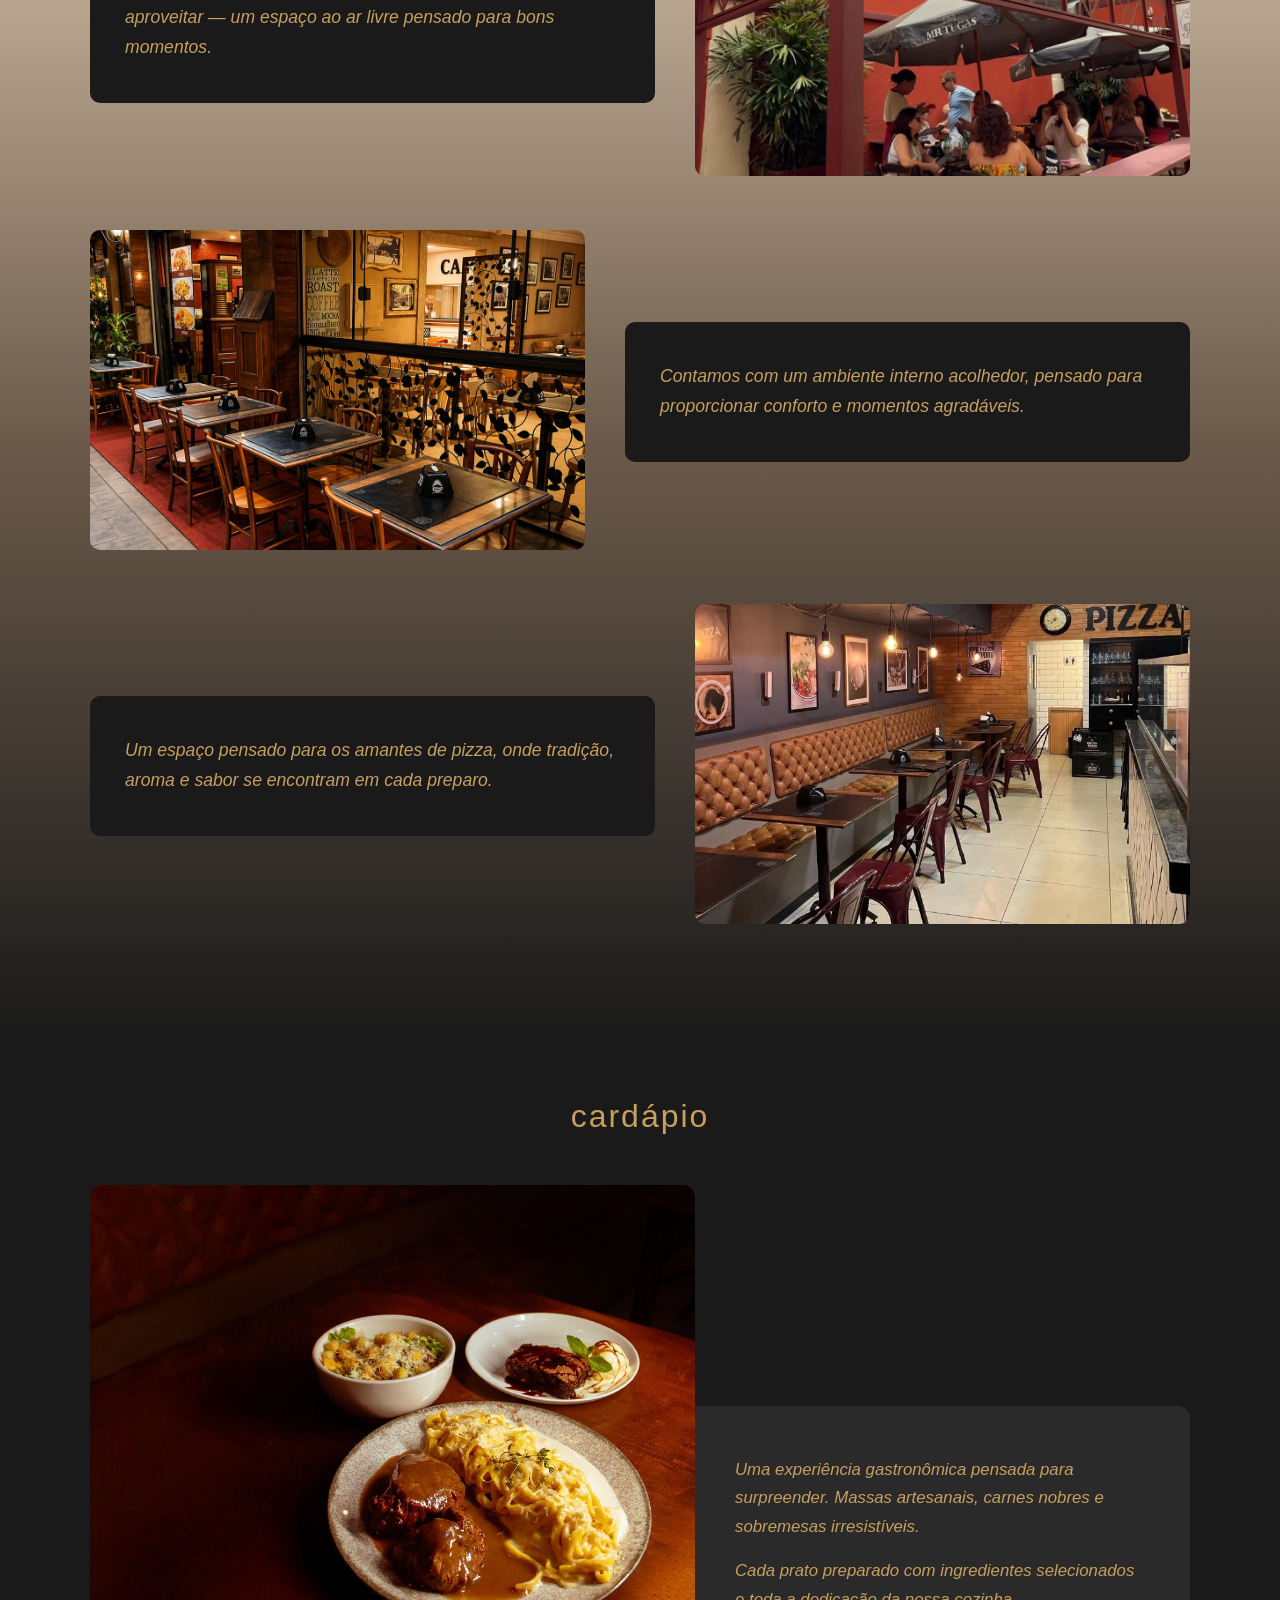
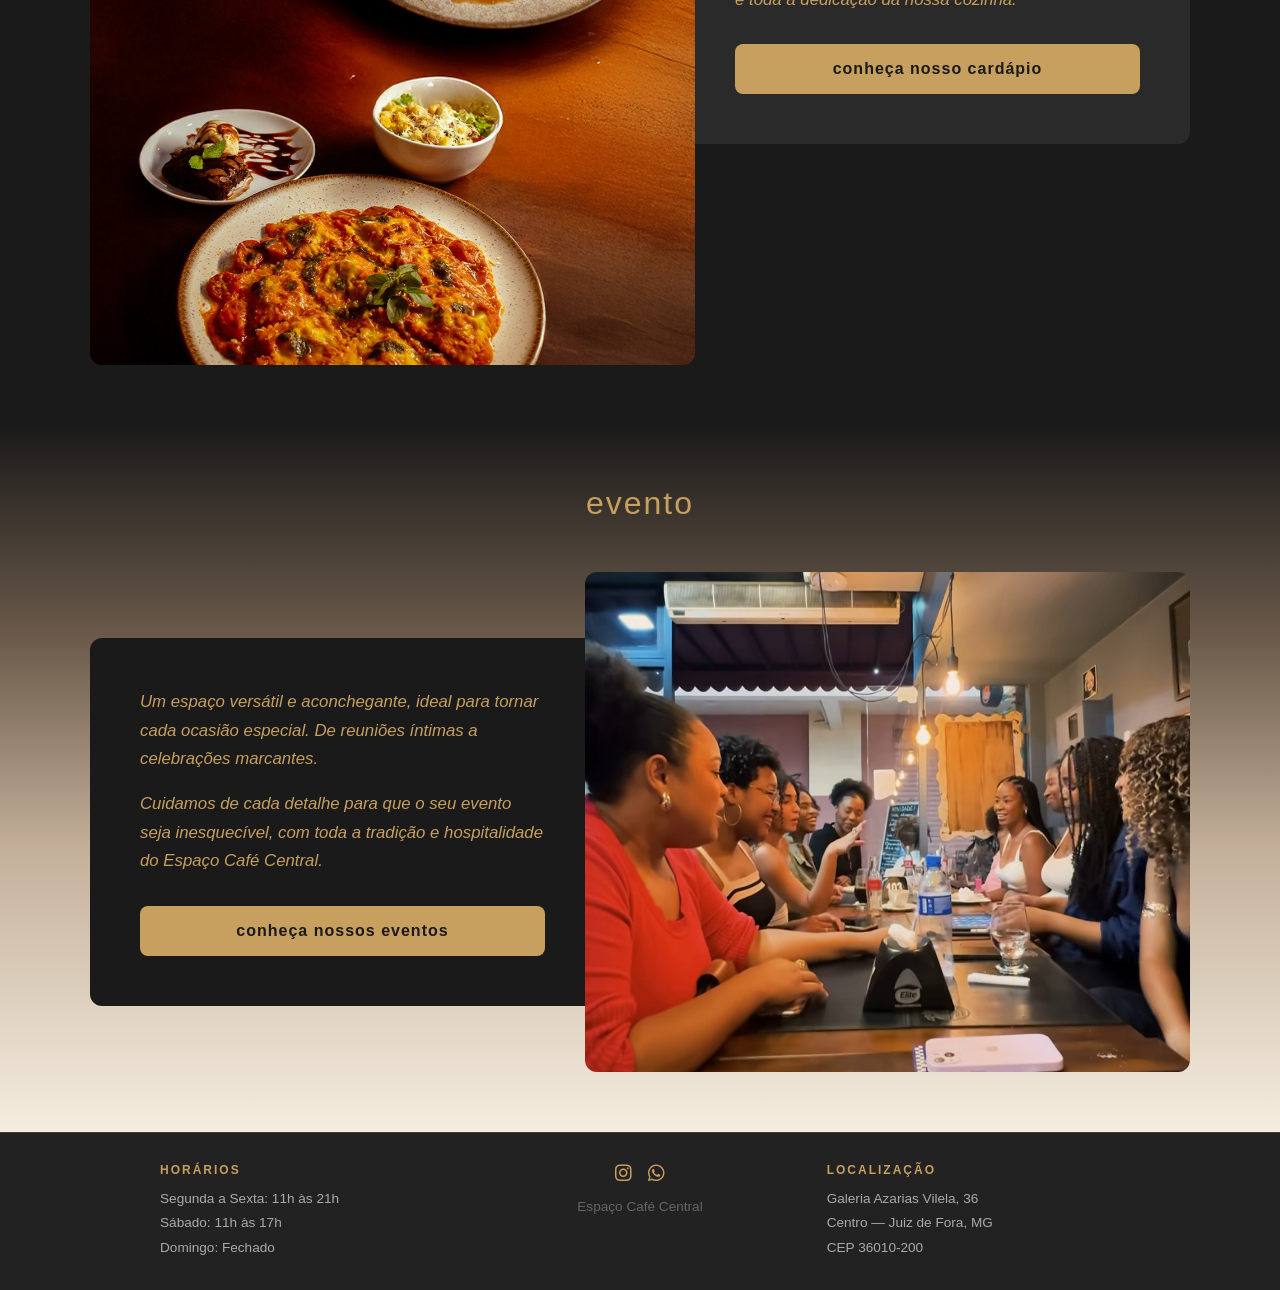
<file: html/index.html>
<!doctype html>
<html lang="pt-BR">
  <head>
    <meta charset="UTF-8" />
    <meta
      name="google-site-verification"
      content="EKBwjApDTE1B3z0G5yTJj9InMISuHR4WRexTrk9Y2cI"
    />
    <meta name="viewport" content="width=device-width, initial-scale=1.0" />
    <title>Espaço Café Central</title>

    <!-- Font Awesome-->
    <link
      rel="stylesheet"
      href="https://cdnjs.cloudflare.com/ajax/libs/font-awesome/6.5.1/css/all.min.css"
    />
    <link rel="stylesheet" href="/styles.css" />
    <link rel="stylesheet" href="styles.css" />
  </head>

  <body>
    <nav class="nav-header">
      <ul class="nav-links nav-left">
        <li><a href="/reservas/index.html">Reservas</a></li>
        <li><a href="/cardapio/index.html">Cardápio</a></li>
        <li><a href="/delivery/index.html">Delivery</a></li>
      </ul>

      <a href="/html/index.html" class="nav-logo">
        <img src="/assets/logo-2.png" class="logo-image" />
        <span class="nav-logo-texto">Espaço Café Central</span>
      </a>

      <ul class="nav-links nav-right">
        <li><a href="/evento/index.html">Evento</a></li>
        <li><a href="/promocoes/index.html">Promoções</a></li>
      </ul>

      <button class="nav-toggle" id="navToggle" aria-label="Menu">
        <span></span>
        <span></span>
        <span></span>
      </button>

      <!-- MENU MOBILE -->
      <ul class="nav-mobile-overlay" id="navOverlay">
        <li><a href="/reservas/index.html">Reservas</a></li>
        <li><a href="/cardapio/index.html">Cardápio</a></li>
        <li><a href="/delivery/index.html">Delivery</a></li>
        <li><a href="/evento/index.html">Evento</a></li>
        <li><a href="/promocoes/index.html">Promoções</a></li>
      </ul>
    </nav>

    <main>
      <img
        src="/assets/Placa elegante do Espaço Café Central.png"
        class="hero-img"
        alt="Imagem de fundo"
      />

      <div class="centralizado"></div>
    </main>

    <section class="ambiente">
      <h2>a casa</h2>

      <div class="ambiente-bloco">
        <div class="ambiente-item">
          <img src="/assets/casa-galeria.jpg" alt="Ambiente interno" />
        </div>
        <div class="ambiente-texto">
          <p>
            No coração da cidade, ao lado do Teatro Central, estamos em uma
            galeria cheia de charme e tradição — o cenário perfeito para viver
            bons momentos.
          </p>
        </div>
      </div>

      <div class="ambiente-bloco invertido">
        <div class="ambiente-texto">
          <p>
            No nosso deck, cada detalhe convida você a desacelerar e aproveitar
            — um espaço ao ar livre pensado para bons momentos.
          </p>
        </div>
        <div class="ambiente-item">
          <img src="/assets/casa-deck.jpg" alt="Deck externo" />
        </div>
      </div>

      <div class="ambiente-bloco">
        <div class="ambiente-item">
          <img src="/assets/casa-interno.png" alt="Ambiente interno" />
        </div>
        <div class="ambiente-texto">
          <p>
            Contamos com um ambiente interno acolhedor, pensado para
            proporcionar conforto e momentos agradáveis.
          </p>
        </div>
      </div>

      <div class="ambiente-bloco invertido">
        <div class="ambiente-texto">
          <p>
            Um espaço pensado para os amantes de pizza, onde tradição, aroma e
            sabor se encontram em cada preparo.
          </p>
        </div>
        <div class="ambiente-item">
          <img src="/assets/imagem-pizza.jpg" alt="Deck externo" />
        </div>
      </div>
    </section>

    <!-- SEÇÃO CARDÁPIO -->
    <section class="cardapio-section">
      <h2 class="cardapio-titulo">cardápio</h2>
      <div class="cardapio-bloco">
        <img
          src="/assets/cardapio-principal-individual.jpg"
          alt="Pratos do cardápio"
          class="cardapio-img"
        />
        <div class="cardapio-card">
          <p>
            Uma experiência gastronômica pensada para surpreender. Massas
            artesanais, carnes nobres e sobremesas irresistíveis.
          </p>
          <p>
            Cada prato preparado com ingredientes selecionados e toda a
            dedicação da nossa cozinha.
          </p>
          <a
            href="https://espaco-cafe-central.goomer.app/menu"
            class="cardapio-btn"
            >conheça nosso cardápio
          </a>
        </div>
      </div>
    </section>

    <!-- SEÇÃO EVENTO -->
    <section class="evento-section">
      <h2 class="evento-titulo">evento</h2>
      <div class="evento-bloco">
        <div class="evento-card">
          <p>
            Um espaço versátil e aconchegante, ideal para tornar cada ocasião
            especial. De reuniões íntimas a celebrações marcantes.
          </p>
          <p>
            Cuidamos de cada detalhe para que o seu evento seja inesquecível,
            com toda a tradição e hospitalidade do Espaço Café Central.
          </p>
          <a href="/evento/" class="evento-btn">conheça nossos eventos</a>
        </div>
        <img
          src="/assets/evento.jpg"
          alt="Eventos no Espaço Café Central"
          class="evento-img"
        />
      </div>
    </section>

    <!-- FOOTER -->
    <footer class="footer">
      <div class="footer-conteudo">
        <!-- HORÁRIOS -->
        <div class="footer-bloco">
          <h3>Horários</h3>
          <p>Segunda a Sexta: 11h às 21h</p>
          <p>Sábado: 11h às 17h</p>
          <p>Domingo: Fechado</p>
        </div>

        <!-- LOGO / CENTRO -->
        <div class="footer-bloco footer-centro">
          <div class="footer-social">
            <a
              href="https://www.instagram.com/espacocafecentral"
              target="_blank"
              aria-label="Instagram"
            >
              <i class="fa-brands fa-instagram"></i>
            </a>
            <a
              href="https://wa.me/553232168545"
              target="_blank"
              aria-label="WhatsApp"
            >
              <i class="fa-brands fa-whatsapp"></i>
            </a>
          </div>
          <p class="footer-copy">Espaço Café Central</p>
        </div>

        <!-- ENDEREÇO -->
        <div class="footer-bloco">
          <h3>Localização</h3>
          <p>Galeria Azarias Vilela, 36</p>
          <p>Centro — Juiz de Fora, MG</p>
          <p>CEP 36010-200</p>
        </div>
      </div>
    </footer>
    <!--script menu mobile-->
    <script>
      const toggle = document.getElementById('navToggle')
      const overlay = document.getElementById('navOverlay')

      toggle.addEventListener('click', () => {
        toggle.classList.toggle('aberto')
        overlay.classList.toggle('aberto')
      })

      overlay.querySelectorAll('a').forEach((link) => {
        link.addEventListener('click', () => {
          toggle.classList.remove('aberto')
          overlay.classList.remove('aberto')
        })
      })
    </script>
  </body>
</html>
</file>
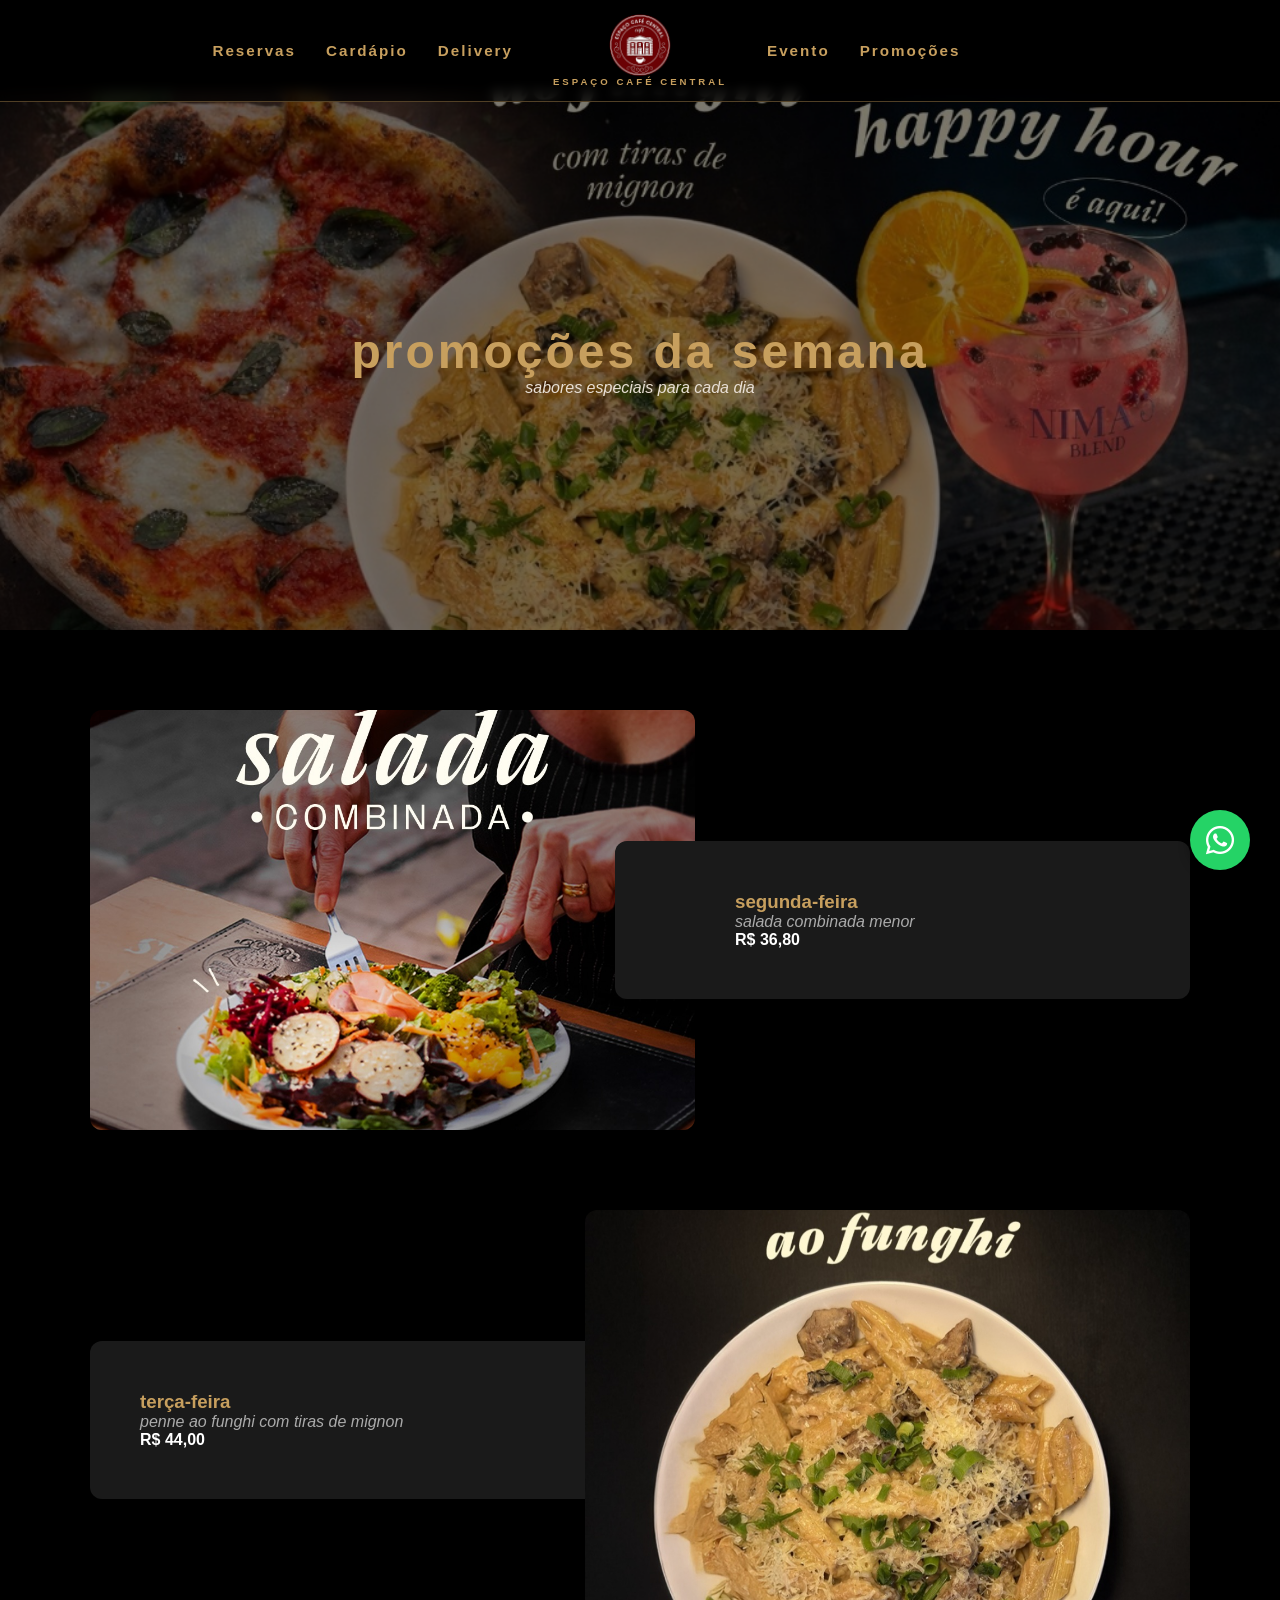
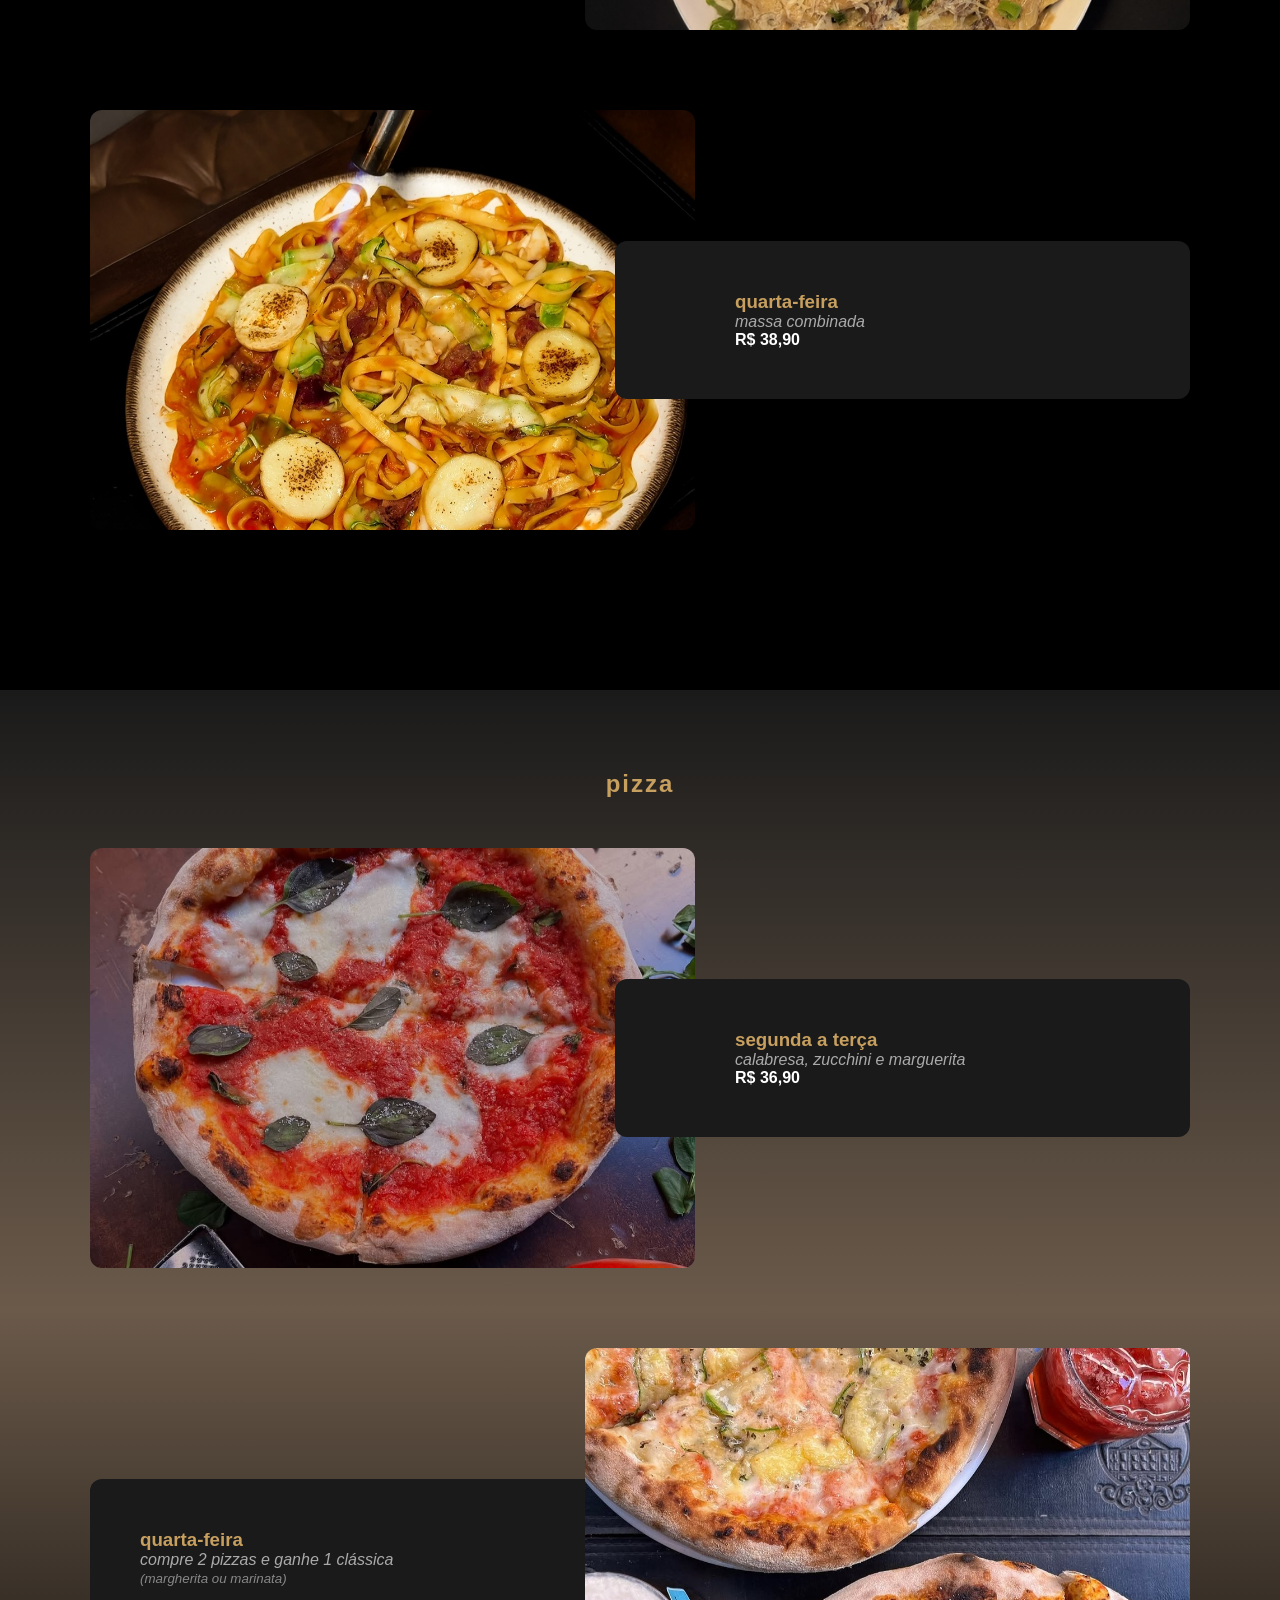
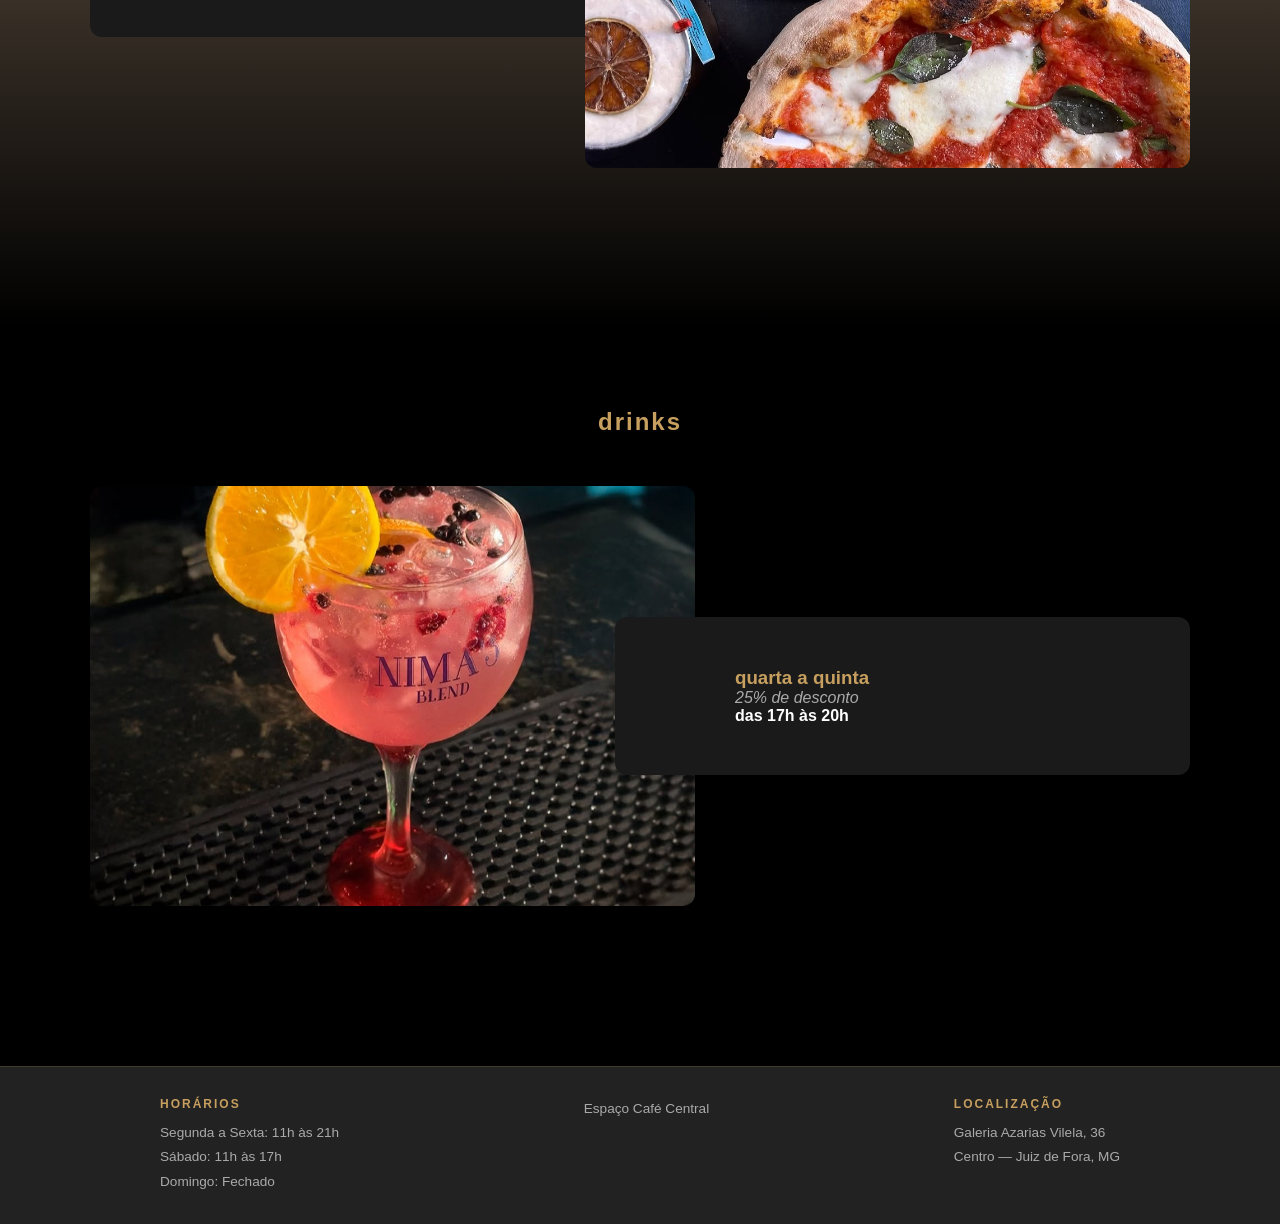
<file: promocoes/index.html>
<!doctype html>
<html lang="pt-BR">
  <head>
    <meta charset="UTF-8" />
    <meta name="viewport" content="width=device-width, initial-scale=1.0" />
    <title>Promoções da Semana</title>

    <link
      rel="stylesheet"
      href="https://cdnjs.cloudflare.com/ajax/libs/font-awesome/6.5.0/css/all.min.css"
    />
    <link rel="stylesheet" href="/styles.css" />
    <link rel="stylesheet" href="./promocoes.css" />
  </head>

  <body>
    <!-- NAV -->
    <nav class="nav-header">
      <ul class="nav-links nav-left">
        <li><a href="/reservas/index.html">Reservas</a></li>
        <li><a href="/cardapio/index.html">Cardápio</a></li>
        <li><a href="/delivery/index.html">Delivery</a></li>
      </ul>

      <a href="/html/index.html" class="nav-logo">
        <img src="/assets/logo-2.png" class="logo-image" />
        <span class="nav-logo-texto">Espaço Café Central</span>
      </a>

      <ul class="nav-links nav-right">
        <li><a href="/evento/index.html">Evento</a></li>
        <li><a href="/promocoes/index.html">Promoções</a></li>
      </ul>

      <button class="nav-toggle" id="navToggle" aria-label="Menu">
        <span></span>
        <span></span>
        <span></span>
      </button>

      <!-- MENU MOBILE -->
      <ul class="nav-mobile-overlay" id="navOverlay">
        <li><a href="/reservas/index.html">Reservas</a></li>
        <li><a href="/cardapio/index.html">Cardápio</a></li>
        <li><a href="/delivery/index.html">Delivery</a></li>
        <li><a href="/evento/index.html">Evento</a></li>
        <li><a href="/promocoes/index.html">Promoções</a></li>
      </ul>
    </nav>

    <!-- HERO COM IMAGEM PRINCIPAL -->
    <main class="promo-main">
      <div class="promo-hero">
        <img
          src="/assets/promocao-principal.jpg"
          alt="Promoções da Semana"
          class="promo-hero-img"
        />
        <div class="promo-hero-overlay">
          <h1>promoções da semana</h1>
          <p>sabores especiais para cada dia</p>
        </div>
      </div>
    </main>

    <!-- DA SEMANA -->
    <section class="promo-section">
      <div class="promo-destaque">
        <div class="promo-img">
          <img src="/assets/cardapio-salada.jpg" alt="Salada combinada menor" />
        </div>
        <div class="promo-card">
          <h3>segunda-feira</h3>
          <p>salada combinada menor</p>
          <span>R$ 36,80</span>
        </div>
      </div>

      <div class="promo-destaque invertido">
        <div class="promo-img">
          <img
            src="/assets/promocao-penne.jpg"
            alt="Penne ao funghi com tiras de mignon"
          />
        </div>
        <div class="promo-card">
          <h3>terça-feira</h3>
          <p>penne ao funghi com tiras de mignon</p>
          <span>R$ 44,00</span>
        </div>
      </div>

      <div class="promo-destaque">
        <div class="promo-img">
          <img src="/assets/cardapio-massa.jpg" alt="Massa combinada" />
        </div>
        <div class="promo-card">
          <h3>quarta-feira</h3>
          <p>massa combinada</p>
          <span>R$ 38,90</span>
        </div>
      </div>
    </section>

    <!-- PIZZA -->
    <section class="promo-section destaque">
      <h2>pizza</h2>

      <div class="promo-destaque">
        <div class="promo-img">
          <img
            src="/assets/promocao-pizza.jpg"
            alt="Calabresa, zucchini e margherita"
          />
        </div>
        <div class="promo-card">
          <h3>segunda a terça</h3>
          <p>calabresa, zucchini e marguerita</p>
          <span>R$ 36,90</span>
        </div>
      </div>

      <div class="promo-destaque invertido">
        <div class="promo-img">
          <img
            src="/assets/promocao-pizza2.jpg"
            alt="Compre 2 pizzas e ganhe 1 clássica"
          />
        </div>
        <div class="promo-card">
          <h3>quarta-feira</h3>
          <p>compre 2 pizzas e ganhe 1 clássica</p>
          <small>(margherita ou marinata)</small>
        </div>
      </div>
    </section>

    <!-- DRINKS -->
    <section class="promo-section">
      <h2>drinks</h2>

      <div class="promo-destaque">
        <div class="promo-img">
          <img
            src="/assets/promocao-drink.jpg"
            alt="25% de desconto nos drinks"
          />
        </div>
        <div class="promo-card">
          <h3>quarta a quinta</h3>
          <p>25% de desconto</p>
          <span>das 17h às 20h</span>
        </div>
      </div>
    </section>

    <!-- FOOTER -->
    <footer class="footer">
      <div class="footer-conteudo">
        <div class="footer-bloco">
          <h3>Horários</h3>
          <p>Segunda a Sexta: 11h às 21h</p>
          <p>Sábado: 11h às 17h</p>
          <p>Domingo: Fechado</p>
        </div>

        <div class="footer-bloco footer-centro">
          <p class="footer-copy">Espaço Café Central</p>
        </div>

        <div class="footer-bloco">
          <h3>Localização</h3>
          <p>Galeria Azarias Vilela, 36</p>
          <p>Centro — Juiz de Fora, MG</p>
        </div>
      </div>
    </footer>

    <!-- WHATSAPP FLUTUANTE -->
    <a
      href="https://wa.me/553232168545"
      class="zap-flutuante"
      target="_blank"
      rel="noopener noreferrer"
      aria-label="Fale conosco pelo WhatsApp"
    >
      <i class="fa-brands fa-whatsapp"></i>
    </a>

    <script>
      const toggle = document.getElementById('navToggle')
      const overlay = document.getElementById('navOverlay')

      toggle.addEventListener('click', () => {
        toggle.classList.toggle('aberto')
        overlay.classList.toggle('aberto')
      })

      overlay.querySelectorAll('a').forEach((link) => {
        link.addEventListener('click', () => {
          toggle.classList.remove('aberto')
          overlay.classList.remove('aberto')
        })
      })
    </script>
  </body>
</html>
</file>
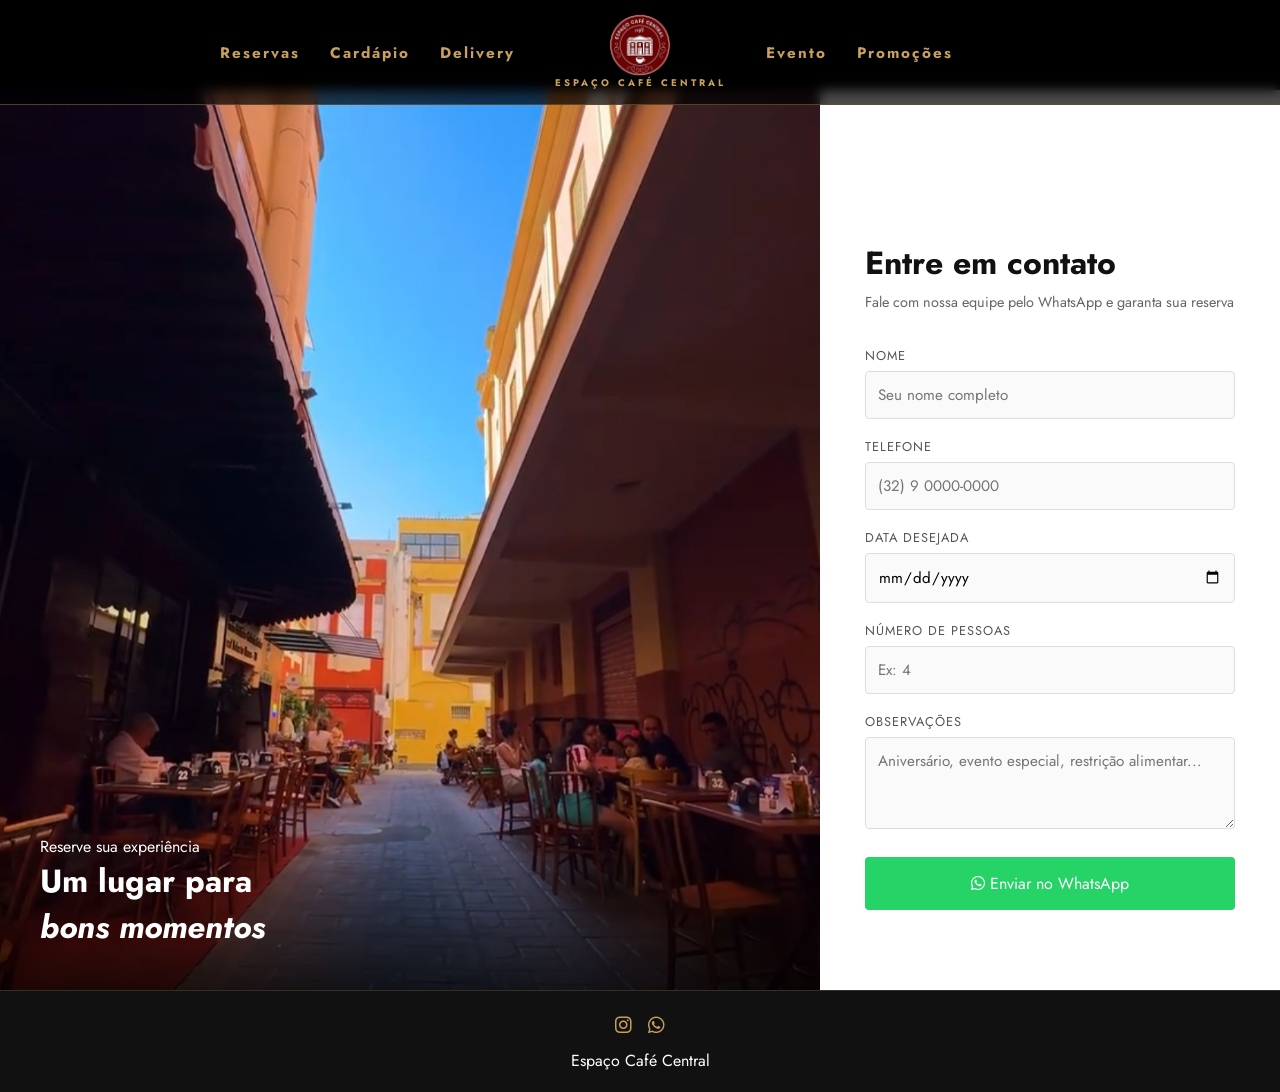
<file: reservas/index.html>
<!doctype html>
<html lang="pt-BR">
  <head>
    <meta charset="UTF-8" />
    <meta name="viewport" content="width=device-width, initial-scale=1.0" />
    <title>Espaço Café Central - Reservas</title>

    <!-- Font Awesome -->
    <link
      rel="stylesheet"
      href="https://cdnjs.cloudflare.com/ajax/libs/font-awesome/6.5.1/css/all.min.css"
    />

    <!-- Google Fonts -->
    <link rel="preconnect" href="https://fonts.googleapis.com" />
    <link rel="preconnect" href="https://fonts.gstatic.com" crossorigin />
    <link
      href="https://fonts.googleapis.com/css2?family=Cormorant+Garamond:ital,wght@0,400;0,600;1,400&family=Jost:wght@300;400;500&display=swap"
      rel="stylesheet"
    />
    <link rel="stylesheet" href="/styles.css" />
    <link rel="stylesheet" href="styles.css" />
  </head>

  <body>
    <nav class="nav-header">
      <ul class="nav-links nav-left">
        <li><a href="/reservas/index.html">Reservas</a></li>
        <li><a href="/cardapio/index.html">Cardápio</a></li>
        <li><a href="/delivery/index.html">Delivery</a></li>
      </ul>

      <a href="/html/index.html" class="nav-logo">
        <img src="/assets/logo-2.png" class="logo-image" />
        <span class="nav-logo-texto">Espaço Café Central</span>
      </a>

      <ul class="nav-links nav-right">
        <li><a href="/evento/index.html">Evento</a></li>
        <li><a href="/promocoes/index.html">Promoções</a></li>
      </ul>

      <button class="nav-toggle" id="navToggle" aria-label="Menu">
        <span></span>
        <span></span>
        <span></span>
      </button>

      <!-- MENU MOBILE -->
      <ul class="nav-mobile-overlay" id="navOverlay">
        <li><a href="/reservas/index.html">Reservas</a></li>
        <li><a href="/cardapio/index.html">Cardápio</a></li>
        <li><a href="/delivery/index.html">Delivery</a></li>
        <li><a href="/evento/index.html">Evento</a></li>
        <li><a href="/promocoes/index.html">Promoções</a></li>
      </ul>
    </nav>

    <!-- RESERVAS -->
    <main class="reservas-main">
      <!-- FOTO -->
      <div class="reservas-foto">
        <img
          src="/assets/casa-galeria.jpg"
          alt="Ambiente do Espaço Café Central"
        />
        <div class="foto-overlay">
          <p class="foto-tag">Reserve sua experiência</p>
          <h1>Um lugar para<br /><em>bons momentos</em></h1>
        </div>
      </div>

      <!-- FORMULÁRIO -->
      <div class="reservas-form">
        <div class="form-topo">
          <h2>Entre em contato</h2>
          <p>Fale com nossa equipe pelo WhatsApp e garanta sua reserva</p>
        </div>

        <form id="formWhatsapp">
          <div class="campo">
            <label for="nome">Nome</label>
            <input
              type="text"
              id="nome"
              placeholder="Seu nome completo"
              required
            />
          </div>

          <div class="campo">
            <label for="telefone">Telefone</label>
            <input
              type="tel"
              id="telefone"
              placeholder="(32) 9 0000-0000"
              required
            />
          </div>

          <div class="campo">
            <label for="data">Data desejada</label>
            <input type="date" id="data" required />
          </div>

          <div class="campo">
            <label for="pessoas">Número de pessoas</label>
            <input
              type="number"
              id="pessoas"
              placeholder="Ex: 4"
              min="1"
              required
            />
          </div>

          <div class="campo">
            <label for="mensagem">Observações</label>
            <textarea
              id="mensagem"
              rows="3"
              placeholder="Aniversário, evento especial, restrição alimentar..."
            ></textarea>
          </div>

          <button class="zap-btn" type="submit">
            <i class="fa-brands fa-whatsapp"></i> Enviar no WhatsApp
          </button>
        </form>
      </div>
    </main>

    <footer class="footer">
      <div class="footer-social">
        <a
          href="https://www.instagram.com/espacocafecentral"
          target="_blank"
          aria-label="Instagram"
        >
          <i class="fa-brands fa-instagram"></i>
        </a>
        <a
          href="https://wa.me/553232168545"
          target="_blank"
          aria-label="WhatsApp"
        >
          <i class="fa-brands fa-whatsapp"></i>
        </a>
      </div>
      <p>Espaço Café Central</p>
    </footer>

    <script src="script.js"></script>

    <script>
      const toggle = document.getElementById('navToggle')
      const overlay = document.getElementById('navOverlay')

      toggle.addEventListener('click', () => {
        toggle.classList.toggle('aberto')
        overlay.classList.toggle('aberto')
      })

      // fecha o menu ao clicar em qualquer link
      overlay.querySelectorAll('a').forEach((link) => {
        link.addEventListener('click', () => {
          toggle.classList.remove('aberto')
          overlay.classList.remove('aberto')
        })
      })
    </script>
  </body>
</html>
</file>
<file: styles.css>
/* RESET */
* {
  box-sizing: border-box;
  margin: 0;
  padding: 0;
}

/* BODY */
body {
  background-color: #000;
  font-family: 'Jost', Arial, sans-serif;
  overflow-x: hidden;
}

/* ========================
   NAV
======================== */
body .nav-header {
  position: fixed;
  top: 0;
  left: 0;
  width: 100%;
  z-index: 1000;
  background: linear-gradient(
    to bottom,
    rgba(0, 0, 0, 0.9),
    rgba(0, 0, 0, 0.7)
  );
  backdrop-filter: blur(6px);
  display: flex;
  align-items: center;
  justify-content: space-between;
  padding: 14px 60px;
  border-bottom: 1px solid rgba(199, 159, 94, 0.4);
}

/* LOGO */
.nav-logo {
  display: flex;
  flex-direction: column;
  align-items: center;
  text-decoration: none;
  flex-shrink: 0;
}

.nav-logo-texto {
  color: #c79f5e;
  font-size: 0.6em;
  font-weight: bold;
  letter-spacing: 3px;
  text-transform: uppercase;
}

.logo-image {
  height: 62px;
}

/* LINKS */
.nav-links {
  display: flex;
  list-style: none;
  gap: 30px;
  flex: 1;
}

.nav-left {
  justify-content: flex-end;
  padding-right: 40px;
}

.nav-right {
  justify-content: flex-start;
  padding-left: 40px;
}

body .nav-header .nav-links a {
  color: #c79f5e;
  text-decoration: none;
  font-size: 0.95em;
  font-weight: bold;
  letter-spacing: 2px;
  transition: color 0.3s;
}

body .nav-header .nav-links a:hover {
  color: #fff;
}

/* HAMBURGUER (escondido no desktop) */
.nav-toggle {
  display: none;
  flex-direction: column;
  gap: 5px;
  cursor: pointer;
  background: none;
  border: none;
  padding: 4px;
  z-index: 1100;
}

.nav-toggle span {
  display: block;
  width: 24px;
  height: 2px;
  background-color: #c79f5e;
  border-radius: 2px;
  transition: all 0.3s;
}

/* HAMBURGUER ANIMADO (aberto) */
.nav-toggle.aberto span:nth-child(1) {
  transform: translateY(7px) rotate(45deg);
}

.nav-toggle.aberto span:nth-child(2) {
  opacity: 0;
}

.nav-toggle.aberto span:nth-child(3) {
  transform: translateY(-7px) rotate(-45deg);
}

/* OVERLAY MOBILE — elemento separado no HTML */
.nav-mobile-overlay {
  display: none;
  position: fixed;
  top: 0;
  left: 0;
  width: 100%;
  height: 100vh;
  background-color: rgba(0, 0, 0, 0.97);
  z-index: 999;
  flex-direction: column;
  align-items: center;
  justify-content: center;
}

.nav-mobile-overlay.aberto {
  display: flex;
}

.nav-mobile-overlay li {
  list-style: none;
  width: 100%;
  text-align: center;
  border-bottom: 1px solid rgba(199, 159, 94, 0.15);
}

.nav-mobile-overlay li:last-child {
  border-bottom: none;
}

.nav-mobile-overlay li a {
  display: block;
  padding: 20px 0;
  color: #c79f5e;
  text-decoration: none;
  font-size: 1.1em;
  font-weight: bold;
  letter-spacing: 3px;
  text-transform: uppercase;
  transition: color 0.3s;
}

.nav-mobile-overlay li a:hover {
  color: #fff;
}

/* ========================
   MAIN
======================== */
main {
  margin-top: 90px;
}

/* ========================
   FOOTER
======================== */
.footer {
  background-color: #222;
  border-top: 1px solid #c79f5e33;
}

.footer-conteudo {
  display: flex;
  justify-content: space-between;
  max-width: 1000px;
  margin: auto;
  padding: 30px 20px;
}

.footer-bloco h3 {
  color: #c79f5e;
  font-size: 0.75em;
  letter-spacing: 2px;
  text-transform: uppercase;
  margin-bottom: 10px;
}

.footer-bloco p {
  color: #aaa;
  font-size: 0.85em;
  line-height: 1.8;
}

/* FOOTER SOCIAL */
.footer-social {
  display: flex;
  gap: 16px;
  justify-content: center;
  margin-bottom: 10px;
}

.footer-social a {
  color: #c79f5e;
  font-size: 1.2em;
  transition: color 0.3s;
}

.footer-social a:hover {
  color: #fff;
}

.footer-copy {
  color: #555;
  font-size: 0.8em;
  text-align: center;
}

/* ========================
   RESPONSIVO
======================== */

/* TABLET */
@media (max-width: 1024px) {
  body .nav-header {
    padding: 14px 30px;
  }

  .nav-links {
    gap: 20px;
  }

  .nav-left {
    padding-right: 20px;
  }

  .nav-right {
    padding-left: 20px;
  }
}

/* MOBILE */
@media (max-width: 768px) {
  body .nav-header {
    padding: 14px 24px;
  }

  /* esconde as ul originais no mobile */
  .nav-links {
    display: none !important;
  }

  /* mostra hamburguer */
  .nav-toggle {
    display: flex;
  }

  .logo-image {
    height: 48px;
  }

  main {
    margin-top: 80px;
  }

  /* footer */
  .footer-conteudo {
    flex-direction: column;
    gap: 28px;
    text-align: center;
  }

  .footer-social {
    justify-content: center;
  }
}

/* MOBILE PEQUENO */
@media (max-width: 400px) {
  body .nav-header {
    padding: 12px 16px;
  }

  .logo-image {
    height: 42px;
  }
}
</file>
<file: cardapio/styles.css>
/* RESET */
* {
  box-sizing: border-box;
  margin: 0;
  padding: 0;
}

/* VARIÁVEIS */
:root {
  --dourado: #c79f5e;
  --dourado-claro: #e2c48a;
  --preto: #111;
  --fundo: #f5f0ea;
  --fundo-escuro: #1a1a1a;
  --texto: #2a2a2a;
}

/* BODY */
body {
  font-family: 'Jost', sans-serif;
  background-color: #000;
  color: var(--texto);
  overflow-x: hidden;
}

/* ========================
   HERO
======================== */
.cardapio-hero {
  position: relative;
  height: 90vh;
  overflow: hidden;
  margin-top: 90px;
}

.cardapio-hero img {
  width: 100%;
  height: 100%;
  object-fit: cover;
  display: block;
}

.hero-overlay {
  position: absolute;
  bottom: 0;
  left: 0;
  width: 100%;
  padding: 60px 80px;
  background: linear-gradient(transparent, rgba(0, 0, 0, 0.8));
  color: #fff;
}

.hero-tag {
  font-size: 0.8em;
  letter-spacing: 4px;
  text-transform: uppercase;
  color: var(--dourado-claro);
  margin-bottom: 12px;
}

.hero-overlay h1 {
  font-family: 'Cormorant Garamond', serif;
  font-size: clamp(2.2em, 4vw, 4em);
  font-weight: 600;
  line-height: 1.2;
}

.hero-overlay h1 em {
  color: var(--dourado-claro);
  font-style: italic;
}

/* ========================
   ITENS DO CARDÁPIO
======================== */
.cardapio-itens {
  padding: 80px 0;
  background-color: var(--fundo);
}

.item-bloco {
  display: flex;
  align-items: center;
  max-width: 1200px;
  margin: 0 auto 80px auto;
  padding: 0 40px;
  gap: 60px;
}

.item-bloco.invertido {
  flex-direction: row-reverse;
}

/* TEXTO */
.item-texto {
  flex: 1;
}

.item-numero {
  display: block;
  font-family: 'Cormorant Garamond', serif;
  font-size: 4em;
  font-weight: 600;
  color: var(--dourado);
  opacity: 0.4;
  line-height: 1;
  margin-bottom: 8px;
}

.item-texto h2 {
  font-family: 'Cormorant Garamond', serif;
  font-size: clamp(1.6em, 2.5vw, 2.2em);
  font-weight: 600;
  color: var(--preto);
  margin-bottom: 16px;
}

.item-texto p {
  font-size: 1em;
  line-height: 1.8;
  color: #555;
}

/* IMAGEM */
.item-imagem {
  flex: 1;
}

.item-imagem img {
  width: 100%;
  height: 380px;
  object-fit: cover;
  border-radius: 6px;
  display: block;
}

/* IMAGEM DUPLA */
.item-imagem.dupla {
  display: flex;
  gap: 12px;
}

.item-imagem.dupla img {
  flex: 1;
  height: 380px;
}

/* ========================
   FOOTER
======================== */
footer {
  background-color: #222;
  border-top: 1px solid #c79f5e33;
}

.footer-conteudo {
  display: flex;
  justify-content: space-between;
  align-items: flex-start;
  max-width: 1000px;
  margin: 0 auto;
  gap: 40px;
  padding: 30px 20px;
}

.footer-bloco h3 {
  color: var(--dourado);
  font-size: 0.75em;
  letter-spacing: 2px;
  text-transform: uppercase;
  margin-bottom: 8px;
}

.footer-bloco p {
  font-size: 0.85em;
  color: #aaa;
  line-height: 1.8;
}

.footer-centro {
  text-align: center;
}

/* ========================
   BOTÃO FLUTUANTE
======================== */
.btn-cardapio-digital {
  position: fixed;
  bottom: 32px;
  right: 32px;
  z-index: 999;
  display: flex;
  align-items: center;
  gap: 10px;
  background-color: var(--dourado);
  color: #fff;
  text-decoration: none;
  padding: 14px 20px;
  border-radius: 50px;
  font-size: 0.85em;
  font-weight: 500;
  box-shadow: 0 4px 20px rgba(0, 0, 0, 0.3);
  transition: background-color 0.2s;
}

.btn-cardapio-digital:hover {
  background-color: var(--dourado-claro);
}

/* ========================
   RESPONSIVO
======================== */

/* TABLET */
@media (max-width: 1024px) {
  .item-bloco {
    gap: 40px;
    padding: 0 30px;
  }

  .item-imagem img {
    height: 320px;
  }

  .item-imagem.dupla img {
    height: 320px;
  }
}

/* MOBILE */
@media (max-width: 768px) {
  .cardapio-hero {
    height: 60vh;
    margin-top: 0;
  }

  .hero-overlay {
    padding: 30px 20px;
  }

  .cardapio-itens {
    padding: 50px 0;
  }

  .item-bloco,
  .item-bloco.invertido {
    flex-direction: column;
    padding: 0 20px;
    gap: 20px;
    margin-bottom: 50px;
  }

  /* imagem sempre vem primeiro */
  .item-imagem {
    order: 1;
    width: 100%;
  }

  .item-texto {
    order: 2;
  }

  .item-imagem img {
    height: 240px;
    width: 100%;
  }

  .item-numero {
    font-size: 3em;
  }

  /* dupla vira coluna no mobile */
  .item-imagem.dupla {
    flex-direction: column;
  }

  .item-imagem.dupla img {
    height: 200px;
    width: 100%;
    flex: unset;
  }

  /* FOOTER — correção do quebra pra esquerda no mobile */
  .footer-conteudo {
    flex-direction: column;
    align-items: center;
    gap: 24px;
    text-align: center;
  }

  .footer-bloco {
    width: 100%;
  }

  /* botão flutuante menor no mobile */
  .btn-cardapio-digital span {
    display: none;
  }

  .btn-cardapio-digital {
    padding: 16px;
    border-radius: 50%;
    bottom: 24px;
    right: 20px;
  }

  .btn-cardapio-digital i {
    font-size: 1.2em;
  }
}

/* MOBILE PEQUENO */
@media (max-width: 400px) {
  .cardapio-hero {
    height: 50vh;
  }

  .item-imagem img {
    height: 200px;
  }

  .item-imagem.dupla img {
    height: 160px;
  }
}
</file>
<file: delivery/styles.css>
/* RESET */
* {
  box-sizing: border-box;
  margin: 0;
  padding: 0;
}

/* BODY */
body {
  font-family: 'Jost', sans-serif;
  background-color: #000;
  color: #fff;
  overflow-x: hidden;
}

/* ========================
   HERO
======================== */
.delivery-hero {
  position: relative;
  height: calc(100vh - 90px);
  overflow: hidden;
}

.hero-img-delivery {
  width: 100%;
  height: 100%;
  object-fit: cover;
  display: block;
  object-position: center 60%;
}

/* OVERLAY */
.hero-overlay {
  position: absolute;
  bottom: 0;
  left: 0;
  width: 100%;
  padding: 60px 80px;
  background: linear-gradient(transparent, rgba(0, 0, 0, 0.8));
  color: #fff;
}

.hero-tag {
  font-size: 0.8em;
  letter-spacing: 4px;
  text-transform: uppercase;
  color: #e2c48a;
  margin-bottom: 12px;
}

.hero-overlay h1 {
  font-size: clamp(2.2em, 4vw, 4em);
  line-height: 1.2;
}

.hero-overlay h1 em {
  color: #e2c48a;
}

/* ========================
   SEÇÃO PLATAFORMAS
======================== */
.delivery-plataformas {
  padding: 100px 40px;
  max-width: 1000px;
  margin: 60px auto;
  background-color: #f5f0ea;
  color: #2a2a2a;
  border-radius: 12px;
}

/* INTRO */
.plataformas-intro {
  text-align: center;
  margin-bottom: 70px;
}

.plataformas-intro p {
  font-size: 1.05em;
  color: #666;
  line-height: 1.8;
  max-width: 500px;
  margin: 0 auto;
}

/* CARDS */
.plataformas-cards {
  display: flex;
  align-items: center;
  gap: 40px;
}

/* CARD */
.plataforma-card {
  flex: 1;
  background-color: #fff;
  border: 1px solid #e8e0d6;
  border-radius: 8px;
  padding: 48px 40px;
  display: flex;
  flex-direction: column;
  gap: 20px;
  transition: 0.3s;
}

.plataforma-card:hover {
  box-shadow: 0 12px 40px rgba(0, 0, 0, 0.08);
  transform: translateY(-4px);
}

/* ÍCONE */
.card-icon {
  width: 56px;
  height: 56px;
  border-radius: 50%;
  display: flex;
  align-items: center;
  justify-content: center;
}

.goomer-icon {
  background-color: rgba(199, 159, 94, 0.12);
  color: #c79f5e;
}

.ifood-icon {
  background-color: rgba(234, 43, 43, 0.08);
  color: #ea2b2b;
}

/* TEXTO */
.card-conteudo h2 {
  font-size: 1.8em;
  color: #111;
}

.card-conteudo p {
  font-size: 0.95em;
  color: #777;
}

/* BOTÕES */
.btn-plataforma {
  margin-top: 10px;
  padding: 13px 24px;
  border-radius: 4px;
  font-size: 0.85em;
  text-decoration: none;
  color: #fff;
  display: inline-block;
  transition: opacity 0.2s;
}

.btn-plataforma:hover {
  opacity: 0.85;
}

.btn-goomer {
  background-color: #c79f5e;
}

.btn-ifood {
  background-color: #ea2b2b;
}

/* DIVIDER */
.cards-divider {
  display: flex;
  flex-direction: column;
  align-items: center;
  gap: 12px;
}

.cards-divider::before,
.cards-divider::after {
  content: '';
  width: 1px;
  height: 60px;
  background-color: #ddd6cd;
}

.cards-divider span {
  font-size: 0.8em;
  color: #bbb;
}

/* ========================
   FOOTER
======================== */
footer {
  background-color: #222;
  border-top: 1px solid #c79f5e33;
}

.footer-conteudo {
  display: flex;
  justify-content: space-between;
  max-width: 1000px;
  margin: auto;
  padding: 30px 20px;
}

.footer-bloco h3 {
  color: #c79f5e;
  font-size: 0.75em;
  letter-spacing: 2px;
  text-transform: uppercase;
  margin-bottom: 8px;
}

.footer-bloco p {
  color: #aaa;
  font-size: 0.85em;
  line-height: 1.8;
}

/* ========================
   RESPONSIVO
======================== */

/* TABLET */
@media (max-width: 1024px) {
  .delivery-plataformas {
    padding: 80px 30px;
    margin: 40px 20px;
  }

  .plataforma-card {
    padding: 36px 28px;
  }
}

/* MOBILE */
@media (max-width: 768px) {
  .delivery-hero {
    height: 60vh;
  }

  .hero-overlay {
    padding: 30px 24px;
  }

  .hero-overlay h1 {
    font-size: clamp(1.8em, 6vw, 2.4em);
  }

  .delivery-plataformas {
    padding: 50px 20px;
    margin: 30px 16px;
    border-radius: 8px;
  }

  .plataformas-intro {
    margin-bottom: 40px;
  }

  .plataformas-cards {
    flex-direction: column;
    gap: 0;
  }

  /* divider vira horizontal no mobile */
  .cards-divider {
    flex-direction: row;
    padding: 16px 0;
  }

  .cards-divider::before,
  .cards-divider::after {
    width: 60px;
    height: 1px;
  }

  .plataforma-card {
    width: 100%;
    padding: 32px 24px;
  }

  .footer-conteudo {
    flex-direction: column;
    gap: 24px;
    text-align: center;
  }
}

/* MOBILE PEQUENO */
@media (max-width: 400px) {
  .delivery-hero {
    height: 50vh;
  }

  .hero-overlay {
    padding: 24px 16px;
  }

  .delivery-plataformas {
    margin: 20px 10px;
    padding: 40px 16px;
  }
}
</file>
<file: evento/styles.css>
/* RESET GLOBAL */
* {
  box-sizing: border-box;
  margin: 0;
  padding: 0;
}

body {
  background-color: #1a1a1a;
  overflow-x: hidden;
  font-family: 'Jost', Arial, sans-serif;
}

/* ========================
   HERO
======================== */
main {
  width: 100%;
}

.hero-wrapper {
  position: relative;
  width: 100%;
  min-height: 100vh;
  display: flex;
  align-items: center;
  justify-content: center;
  overflow: hidden;
}

.hero-img {
  position: absolute;
  inset: 0;
  width: 100%;
  height: 100%;
  object-fit: cover;
  object-position: center;
  transform: scale(1.06);
  filter: blur(5px) brightness(0.65);
  z-index: 0;
}

.hero-overlay {
  position: absolute;
  inset: 0;
  background: rgba(0, 0, 0, 0.1);
  z-index: 1;
}

.hero-conteudo {
  position: relative;
  z-index: 2;
  text-align: center;
  padding: 140px 20px 60px;
  max-width: 860px;
  display: flex;
  flex-direction: column;
  align-items: center;
  gap: 16px;
}

.hero-label {
  color: #c79f5e;
  font-size: 0.8em;
  letter-spacing: 5px;
  text-transform: uppercase;
  margin: 0;
  font-weight: bold;
}

.hero-conteudo h1 {
  color: #fffff0;
  font-weight: 900;
  font-size: clamp(2em, 5.5vw, 4em);
  line-height: 1.2;
  text-shadow: 2px 4px 16px rgba(0, 0, 0, 1);
  -webkit-text-stroke: 1px #000;
  margin: 0;
  letter-spacing: 2px;
}

.hero-sub {
  color: #e0c99a;
  font-size: 1.05em;
  font-style: italic;
  letter-spacing: 1.5px;
  margin: 0;
  text-shadow: 1px 2px 10px rgba(0, 0, 0, 0.9);
}

/* ========================
   APRESENTAÇÃO
======================== */
.apresentacao {
  background: linear-gradient(to bottom, #2a2218 0%, #1e1a14 100%);
  padding: 80px 20px;
  text-align: center;
}

.apresentacao-inner {
  max-width: 760px;
  margin: 0 auto;
}

.apresentacao-destaque {
  color: #c79f5e;
  font-size: clamp(1.5em, 3vw, 2.2em);
  font-weight: 900;
  letter-spacing: 1px;
  margin: 0 0 4px 0;
}

.apresentacao-sub {
  color: #fffff0;
  font-size: clamp(1.2em, 2.5vw, 1.8em);
  font-style: italic;
  font-weight: 300;
  margin: 0 0 30px 0;
}

.apresentacao-texto {
  color: #ccc;
  font-size: 1.05em;
  line-height: 1.9;
  margin: 0;
}

/* ========================
   ESPAÇOS
======================== */
.espacos {
  background-color: #242018;
  padding: 70px 20px;
  text-align: center;
}

.espacos-titulo {
  color: #c79f5e;
  font-size: 2em;
  font-weight: 400;
  letter-spacing: 3px;
  margin: 0 0 50px 0;
}

.espacos-grid {
  display: grid;
  grid-template-columns: repeat(3, 1fr);
  gap: 28px;
  max-width: 1100px;
  margin: 0 auto;
}

.espaco-card {
  background-color: #2e2820;
  border-radius: 12px;
  overflow: hidden;
  display: flex;
  flex-direction: column;
}

.espaco-img-wrapper {
  position: relative;
  width: 100%;
  height: 260px;
  overflow: hidden;
}

.espaco-img-wrapper img {
  width: 100%;
  height: 100%;
  object-fit: cover;
  object-position: center;
  display: block;
  transition: transform 0.5s ease;
}

.espaco-card:hover .espaco-img-wrapper img {
  transform: scale(1.05);
}

.espaco-balao {
  position: absolute;
  bottom: 16px;
  left: 50%;
  transform: translateX(-50%);
  background-color: rgba(0, 0, 0, 0.78);
  color: #c79f5e;
  border: 1px solid rgba(199, 159, 94, 0.5);
  padding: 8px 20px;
  border-radius: 999px;
  font-size: 0.85em;
  font-weight: bold;
  letter-spacing: 1.5px;
  white-space: nowrap;
  display: flex;
  align-items: center;
  gap: 8px;
  backdrop-filter: blur(4px);
}

.espaco-texto {
  padding: 24px 22px;
  flex: 1;
}

.espaco-texto p {
  color: #bbb;
  font-size: 0.95em;
  line-height: 1.75;
  margin: 0;
  font-style: italic;
}

/* ========================
   FORMULÁRIO
======================== */
.formulario-section {
  background: linear-gradient(to bottom, #242018 0%, #1e1a14 100%);
  padding: 80px 20px;
}

.formulario-wrapper {
  display: flex;
  align-items: stretch;
  max-width: 1100px;
  margin: 0 auto;
  border-radius: 16px;
  overflow: hidden;
  box-shadow: 0 8px 40px rgba(0, 0, 0, 0.4);
}

.formulario-img-wrapper {
  position: relative;
  flex: 1;
  min-height: 500px;
  overflow: hidden;
}

.formulario-img-wrapper img {
  width: 100%;
  height: 100%;
  object-fit: cover;
  object-position: center;
  display: block;
}

.formulario-img-overlay {
  position: absolute;
  inset: 0;
  background: rgba(0, 0, 0, 0.2);
  display: flex;
  align-items: flex-end;
  padding: 36px;
}

.formulario-img-overlay p {
  color: #fffff0;
  font-size: clamp(1.6em, 3vw, 2.4em);
  font-weight: 900;
  line-height: 1.2;
  margin: 0;
  text-shadow: 1px 2px 10px rgba(0, 0, 0, 0.8);
}

.formulario-card {
  flex: 1;
  background-color: #2e2820;
  padding: 48px 44px;
  display: flex;
  flex-direction: column;
  gap: 20px;
}

.formulario-card h2 {
  color: #c79f5e;
  font-size: 1.4em;
  font-weight: 700;
  letter-spacing: 1px;
  margin: 0 0 6px 0;
  line-height: 1.3;
}

.form-grupo {
  display: flex;
  flex-direction: column;
  gap: 6px;
}

.form-grupo label {
  color: #888;
  font-size: 0.78em;
  letter-spacing: 1.5px;
  text-transform: uppercase;
  font-weight: bold;
}

.form-grupo input,
.form-grupo select,
.form-grupo textarea {
  background-color: #3a3228;
  border: 1px solid rgba(199, 159, 94, 0.35);
  border-radius: 8px;
  color: #fffff0;
  font-size: 0.95em;
  padding: 12px 14px;
  outline: none;
  transition: border-color 0.3s;
  font-family: inherit;
  width: 100%;
}

.form-grupo input:focus,
.form-grupo select:focus,
.form-grupo textarea:focus {
  border-color: #c79f5e;
}

.form-grupo select option {
  background-color: #242424;
  color: #fffff0;
}

.form-grupo textarea {
  resize: vertical;
  min-height: 100px;
}

.form-btn {
  margin-top: 6px;
  padding: 16px;
  background-color: #25d366;
  color: #fff;
  border: none;
  border-radius: 8px;
  font-size: 1em;
  font-weight: bold;
  letter-spacing: 1px;
  cursor: pointer;
  display: flex;
  align-items: center;
  justify-content: center;
  gap: 10px;
  transition: background-color 0.3s;
  font-family: inherit;
}

.form-btn:hover {
  background-color: #1da851;
}

/* ========================
   FOOTER
======================== */
footer {
  background-color: #2a2218;
  border-top: 1px solid #c79f5e33;
}

.footer-conteudo {
  display: flex;
  justify-content: space-between;
  align-items: flex-start;
  max-width: 1000px;
  margin: 0 auto;
  gap: 40px;
  padding: 30px 20px;
}

.footer-bloco {
  flex: 1;
}

.footer-bloco h3 {
  color: #c79f5e;
  font-size: 0.75em;
  letter-spacing: 2px;
  text-transform: uppercase;
  margin-bottom: 10px;
}

.footer-bloco p {
  font-size: 0.85em;
  line-height: 1.8;
  color: #aaa;
}

.footer-centro {
  text-align: center;
}

.footer-social {
  display: flex;
  justify-content: center;
  gap: 20px;
  margin-bottom: 10px;
}

.footer-social a {
  color: #c79f5e;
  font-size: 1.4em;
  transition: color 0.3s;
}

.footer-social a:hover {
  color: #fff;
}

.footer-copy {
  margin-top: 10px;
  font-size: 0.8em;
  color: #666 !important;
}

/* ========================
   RESPONSIVO
======================== */

/* TABLET */
@media (max-width: 1024px) {
  .espacos-grid {
    grid-template-columns: repeat(2, 1fr);
  }

  .formulario-card {
    padding: 40px 32px;
  }
}

/* TABLET PEQUENO / MOBILE GRANDE */
@media (max-width: 900px) {
  .espacos-grid {
    grid-template-columns: 1fr;
    max-width: 500px;
  }

  .formulario-wrapper {
    flex-direction: column;
  }

  .formulario-img-wrapper {
    min-height: 280px;
    flex: none;
  }

  .formulario-card {
    padding: 32px 24px;
  }
}

/* MOBILE */
@media (max-width: 768px) {
  .hero-wrapper {
    min-height: 80vh;
  }

  .hero-conteudo {
    padding: 120px 20px 50px;
  }

  .hero-conteudo h1 {
    font-size: clamp(1.7em, 7vw, 2.5em);
  }

  .apresentacao {
    padding: 50px 20px;
  }

  .espacos {
    padding: 50px 16px;
  }

  .espacos-titulo {
    font-size: 1.5em;
  }

  .espaco-img-wrapper {
    height: 220px;
  }

  .formulario-section {
    padding: 50px 16px;
  }

  .footer-conteudo {
    flex-direction: column;
    align-items: center;
    text-align: center;
    gap: 24px;
  }

  .footer-bloco {
    width: 100%;
  }
}

/* MOBILE PEQUENO */
@media (max-width: 400px) {
  .hero-conteudo {
    padding: 100px 16px 40px;
  }

  .formulario-card {
    padding: 24px 16px;
  }
}
</file>
<file: html/styles.css>
/* RESET GLOBAL */
* {
  box-sizing: border-box;
  margin: 0;
  padding: 0;
}

/* CORPO DA PAGINA */
body {
  background-color: #000;
  overflow-x: hidden;
  font-family: 'Jost', Arial, sans-serif;
}

/* ========================
   HERO
======================== */
main {
  position: relative;
  min-height: 70vh;
  display: flex;
  align-items: center;
  justify-content: center;
  overflow: hidden;
}

.hero-img {
  position: absolute;
  inset: 0;
  width: 100%;
  height: 100%;
  object-fit: cover;
  object-position: center 20%;
  display: block;
  z-index: 0;
}

.centralizado {
  position: relative;
  z-index: 2;
  text-align: center;
  padding-top: 120px;
  padding-left: 20px;
  padding-right: 20px;
  display: flex;
  flex-direction: column;
  align-items: center;
  gap: 20px;
  max-width: 900px;
}

.centralizado h1 {
  color: #fffff0;
  font-weight: 900;
  font-size: clamp(1.8em, 5vw, 3.8em);
  line-height: 1.2;
  text-shadow: 2px 2px 6px rgba(0, 0, 0, 1);
  -webkit-text-stroke: 1px #000;
  margin: 0;
  letter-spacing: 2px;
}

.titulo-sub {
  font-size: 0.75em;
  letter-spacing: 3px;
  -webkit-text-stroke: 0.5px #000;
}

.hero-slogan {
  color: #c79f5e;
  font-size: 1.1em;
  font-style: italic;
  letter-spacing: 1.5px;
  margin: 0;
}

/* DESKTOP */
@media (min-width: 1024px) {
  main {
    min-height: 95vh;
  }

  .hero-img {
    object-position: center 50%;
  }
}

/* ========================
   SEÇÃO AMBIENTE
======================== */
.ambiente {
  padding: 60px 20px;
  background: linear-gradient(
    to bottom,
    #f5ede0 0%,
    #c4b09a 35%,
    #6b5a4a 65%,
    #1a1a1a 100%
  );
  text-align: center;
  width: 100%;
}

.ambiente h2 {
  font-size: 2em;
  color: #333;
  margin-bottom: 40px;
}

.ambiente-bloco {
  display: flex;
  align-items: center;
  gap: 40px;
  max-width: 1100px;
  margin: 0 auto 50px auto;
}

.ambiente-item {
  flex: 1;
}

.ambiente-item img {
  width: 100%;
  height: 320px;
  object-fit: cover;
  border-radius: 10px;
}

.ambiente-texto {
  flex: 1;
  background-color: #1a1a1a;
  border-radius: 10px;
  padding: 40px 35px;
  text-align: left;
  font-size: 1.1em;
  line-height: 1.7;
  color: #c79f5e;
  font-style: italic;
}

/* ========================
   SEÇÃO CARDÁPIO
======================== */
.cardapio-section {
  padding: 60px 20px;
  background-color: #1a1a1a;
  text-align: center;
}

.cardapio-titulo {
  font-size: 2em;
  color: #c79f5e;
  margin-bottom: 50px;
  font-weight: 400;
  letter-spacing: 2px;
}

.cardapio-bloco {
  position: relative;
  display: flex;
  align-items: center;
  max-width: 1100px;
  margin: 0 auto;
}

.cardapio-img {
  width: 55%;
  height: 780px;
  object-fit: cover;
  object-position: center 15%;
  border-radius: 12px;
  position: relative;
  z-index: 2;
  flex-shrink: 0;
}

.cardapio-card {
  background-color: #2a2a2a;
  border-radius: 12px;
  padding: 50px 50px 50px 120px;
  margin-left: -80px;
  flex: 1;
  text-align: left;
  z-index: 1;
}

.cardapio-card p {
  color: #c79f5e;
  font-style: italic;
  font-size: 1.05em;
  line-height: 1.7;
  margin-bottom: 16px;
}

.cardapio-btn {
  display: block;
  margin-top: 30px;
  padding: 16px;
  background-color: #c79f5e;
  color: #1a1a1a;
  text-align: center;
  border-radius: 8px;
  text-decoration: none;
  font-weight: bold;
  letter-spacing: 1px;
  transition: 0.3s;
}

.cardapio-btn:hover {
  background-color: #a07a3e;
  color: #fff;
}

/* ========================
   SEÇÃO EVENTO
======================== */
.evento-section {
  padding: 60px 20px;
  background: linear-gradient(
    to bottom,
    #1a1a1a 0%,
    #6b5a4a 30%,
    #c4b09a 60%,
    #f5ede0 100%
  );
  text-align: center;
}

.evento-titulo {
  font-size: 2em;
  color: #c79f5e;
  margin-bottom: 50px;
  font-weight: 400;
  letter-spacing: 2px;
}

.evento-bloco {
  position: relative;
  display: flex;
  align-items: center;
  max-width: 1100px;
  margin: 0 auto;
}

.evento-card {
  background-color: #1a1a1a;
  border-radius: 12px;
  padding: 50px 120px 50px 50px;
  margin-right: -80px;
  flex: 1;
  text-align: left;
  z-index: 1;
}

.evento-card p {
  color: #c79f5e;
  font-style: italic;
  font-size: 1.05em;
  line-height: 1.7;
  margin-bottom: 16px;
}

.evento-btn {
  display: block;
  margin-top: 30px;
  padding: 16px;
  background-color: #c79f5e;
  color: #1a1a1a;
  text-align: center;
  border-radius: 8px;
  text-decoration: none;
  font-weight: bold;
  letter-spacing: 1px;
  transition: 0.3s;
}

.evento-btn:hover {
  background-color: #a07a3e;
  color: #fff;
}

.evento-img {
  width: 55%;
  height: 500px;
  object-fit: cover;
  object-position: center;
  border-radius: 12px;
  position: relative;
  z-index: 2;
  flex-shrink: 0;
}

/* ========================
   FOOTER
======================== */
footer {
  background-color: #222;
  border-top: 1px solid #c79f5e33;
}

.footer-conteudo {
  display: flex;
  justify-content: space-between;
  align-items: flex-start;
  max-width: 1000px;
  margin: 0 auto;
  gap: 40px;
  padding: 30px 20px;
}

.footer-bloco {
  flex: 1;
}

.footer-bloco h3 {
  color: #c79f5e;
  font-size: 0.75em;
  letter-spacing: 2px;
  text-transform: uppercase;
  margin-bottom: 10px;
}

.footer-bloco p {
  font-size: 0.85em;
  line-height: 1.8;
  color: #aaa;
}

.footer-centro {
  text-align: center;
}

.footer-copy {
  margin-top: 10px;
  font-size: 0.8em;
  color: #666 !important;
}

/* ========================
   RESPONSIVO
======================== */

/* TABLET */
@media (max-width: 1024px) {
  .cardapio-img {
    width: 50%;
    height: 500px;
  }

  .cardapio-card {
    padding: 40px 40px 40px 80px;
    margin-left: -60px;
  }

  .evento-img {
    width: 50%;
    height: 400px;
  }

  .evento-card {
    padding: 40px 80px 40px 40px;
    margin-right: -60px;
  }

  .ambiente-bloco {
    gap: 24px;
  }
}

/* MOBILE */
@media (max-width: 768px) {
  /* HERO */
  main {
    min-height: 60vh;
  }

  .centralizado {
    padding-top: 100px;
  }

  .hero-img {
    object-position: center 10%;
  }

  /* AMBIENTE */
  .ambiente {
    padding: 40px 16px;
  }

  .ambiente h2 {
    font-size: 1.5em;
    margin-bottom: 30px;
  }

  .ambiente-bloco,
  .ambiente-bloco.invertido {
    flex-direction: column;
    gap: 0;
    margin-bottom: 30px;
  }

  .ambiente-bloco.invertido .ambiente-texto {
    order: 2;
  }

  .ambiente-bloco.invertido .ambiente-item {
    order: 1;
  }

  .ambiente-item {
    width: 100%;
  }

  .ambiente-item img {
    height: 220px;
    border-radius: 10px 10px 0 0;
  }

  .ambiente-texto {
    padding: 20px 16px;
    text-align: center;
    font-size: 0.95em;
    border-radius: 0 0 10px 10px;
  }

  /* CARDÁPIO */
  .cardapio-section {
    padding: 40px 16px;
  }

  .cardapio-titulo {
    font-size: 1.5em;
    margin-bottom: 30px;
  }

  .cardapio-bloco {
    flex-direction: column;
  }

  .cardapio-img {
    width: 100%;
    height: 260px;
    object-position: center 20%;
    border-radius: 10px 10px 0 0;
    flex-shrink: unset;
  }

  .cardapio-card {
    width: 100%;
    margin-left: 0;
    padding: 24px 16px;
    border-radius: 0 0 10px 10px;
    text-align: center;
  }

  .cardapio-card p {
    font-size: 0.95em;
  }

  .cardapio-btn {
    margin-top: 20px;
    font-size: 0.9em;
    padding: 14px;
  }

  /* EVENTO */
  .evento-section {
    padding: 40px 16px;
  }

  .evento-titulo {
    font-size: 1.5em;
    margin-bottom: 30px;
  }

  .evento-bloco {
    flex-direction: column;
  }

  .evento-img {
    width: 100%;
    height: 260px;
    border-radius: 10px 10px 0 0;
    flex-shrink: unset;
    order: 1;
  }

  .evento-card {
    width: 100%;
    margin-right: 0;
    padding: 24px 16px;
    border-radius: 0 0 10px 10px;
    text-align: center;
    order: 2;
  }

  .evento-card p {
    font-size: 0.95em;
  }

  .evento-btn {
    margin-top: 20px;
    font-size: 0.9em;
    padding: 14px;
  }

  /* FOOTER — correção do quebra pra esquerda no mobile */
  .footer-conteudo {
    flex-direction: column;
    align-items: center;
    gap: 24px;
    text-align: center;
  }

  .footer-bloco {
    width: 100%;
  }
}

/* MOBILE PEQUENO */
@media (max-width: 400px) {
  .ambiente-item img {
    height: 180px;
  }

  .cardapio-img,
  .evento-img {
    height: 200px;
  }
}
</file>
<file: promocoes/promocoes.css>
/* MAIN */
.promo-main {
  margin-top: 90px;
}

/* HERO COM IMAGEM */
.promo-hero {
  position: relative;
  height: 60vh;
  overflow: hidden;
}

.promo-hero-img {
  width: 100%;
  height: 100%;
  object-fit: cover;
  display: block;
}

.promo-hero-overlay {
  position: absolute;
  inset: 0;
  display: flex;
  flex-direction: column;
  justify-content: center;
  align-items: center;
  background: rgba(0, 0, 0, 0.5);
  text-align: center;
  color: #c79f5e;
}

.promo-hero-overlay h1 {
  font-size: 3em;
  letter-spacing: 3px;
}

.promo-hero-overlay p {
  font-style: italic;
  color: #e8dfd5;
}

/* SEÇÃO */
.promo-section {
  padding: 80px 20px;
  background-color: #000;
  text-align: center;
}

.promo-section h2 {
  color: #c79f5e;
  margin-bottom: 50px;
  letter-spacing: 2px;
}

/* BLOCO */
.promo-destaque {
  display: flex;
  align-items: center;
  max-width: 1100px;
  margin: 0 auto 80px auto;
}

.promo-destaque.invertido {
  flex-direction: row-reverse;
}

/* IMG */
.promo-img {
  width: 55%;
  height: 420px;
  border-radius: 12px;
  overflow: hidden;
  flex-shrink: 0;
}

.promo-img img {
  width: 100%;
  height: 100%;
  object-fit: cover;
  display: block;
}

/* CARD */
.promo-card {
  background-color: #1a1a1a;
  border-radius: 12px;
  padding: 50px 50px 50px 120px;
  margin-left: -80px;
  flex: 1;
  text-align: left;
}

.promo-destaque.invertido .promo-card {
  margin-left: 0;
  margin-right: -80px;
  padding: 50px 120px 50px 50px;
}

.promo-card h3 {
  color: #c79f5e;
}

.promo-card p {
  color: #aaa;
  font-style: italic;
}

.promo-card span {
  color: #fff;
  font-weight: bold;
}

.promo-card small {
  color: #888;
  font-style: italic;
}

/* FUNDO */
.destaque {
  background: linear-gradient(to bottom, #1a1a1a, #6b5a4a, #000);
}

/* WHATSAPP FLUTUANTE */
.zap-flutuante {
  position: fixed;
  bottom: 30px;
  right: 30px;
  width: 60px;
  height: 60px;
  background-color: #25d366;
  border-radius: 50%;
  display: flex;
  align-items: center;
  justify-content: center;
  box-shadow: 0 4px 12px rgba(0, 0, 0, 0.4);
  z-index: 999;
  transition:
    transform 0.2s ease,
    box-shadow 0.2s ease;
  text-decoration: none;
}

.zap-flutuante:hover {
  transform: scale(1.1);
  box-shadow: 0 6px 18px rgba(0, 0, 0, 0.5);
}

.zap-flutuante i {
  font-size: 32px;
  color: #fff;
}

/* ========================
   RESPONSIVO
======================== */

/* TABLET */
@media (max-width: 1024px) {
  .promo-img {
    width: 50%;
    height: 360px;
  }

  .promo-card {
    padding: 40px 40px 40px 80px;
    margin-left: -60px;
  }

  .promo-destaque.invertido .promo-card {
    margin-right: -60px;
    padding: 40px 80px 40px 40px;
  }
}

/* MOBILE */
@media (max-width: 768px) {
  .promo-main {
    margin-top: 80px;
  }

  .promo-hero {
    height: 50vh;
  }

  .promo-hero-overlay h1 {
    font-size: 1.8em;
    letter-spacing: 2px;
  }

  .promo-section {
    padding: 50px 16px;
  }

  .promo-section h2 {
    margin-bottom: 30px;
  }

  /* remove margens negativas e empilha */
  .promo-destaque,
  .promo-destaque.invertido {
    flex-direction: column;
    margin-bottom: 50px;
  }

  .promo-img {
    width: 100%;
    height: 240px;
    border-radius: 12px 12px 0 0;
    flex-shrink: unset;
  }

  .promo-card {
    width: 100%;
    margin-left: 0;
    margin-right: 0;
    padding: 24px 20px;
    text-align: center;
    border-radius: 0 0 12px 12px;
  }

  .promo-destaque.invertido .promo-card {
    margin-left: 0;
    margin-right: 0;
    padding: 24px 20px;
  }

  .zap-flutuante {
    bottom: 20px;
    right: 20px;
    width: 52px;
    height: 52px;
  }

  .zap-flutuante i {
    font-size: 26px;
  }
}

/* MOBILE PEQUENO */
@media (max-width: 400px) {
  .promo-hero {
    height: 40vh;
  }

  .promo-img {
    height: 200px;
  }

  .promo-hero-overlay h1 {
    font-size: 1.5em;
  }
}
</file>
<file: reservas/styles.css>
/* RESET */
* {
  box-sizing: border-box;
  margin: 0;
  padding: 0;
}

/* BODY */
body {
  background-color: #000;
  margin: 0;
  overflow-x: hidden;
  font-family: 'Jost', Arial, sans-serif;
}

/* ========================
   MAIN — LAYOUT DOIS BLOCOS
======================== */
.reservas-main {
  display: flex;
  min-height: 100vh;
}

/* FOTO */
.reservas-foto {
  flex: 1;
  position: relative;
  overflow: hidden;
}

.reservas-foto img {
  width: 100%;
  height: 100vh;
  object-fit: cover;
  display: block;
}

/* OVERLAY */
.foto-overlay {
  position: absolute;
  bottom: 0;
  left: 0;
  width: 100%;
  padding: 40px;
  background: linear-gradient(transparent, rgba(0, 0, 0, 0.75));
  color: #fff;
}

/* FORMULÁRIO */
.reservas-form {
  width: 460px;
  min-width: 340px;
  background-color: #fff;
  padding: 120px 45px 50px;
  display: flex;
  flex-direction: column;
  justify-content: center;
  overflow-y: auto;
}

/* TEXTO */
.form-topo {
  margin-bottom: 32px;
}

.form-topo h2 {
  font-size: 2em;
  color: #111;
}

.form-topo p {
  font-size: 0.9em;
  color: #666;
  margin-top: 6px;
  line-height: 1.5;
}

/* CAMPOS */
.campo {
  display: flex;
  flex-direction: column;
  gap: 6px;
  margin-bottom: 18px;
}

.campo label {
  font-size: 0.8em;
  letter-spacing: 1px;
  text-transform: uppercase;
  color: #555;
}

.campo input,
.campo textarea {
  border: 1px solid #ddd;
  padding: 12px;
  background-color: #fafafa;
  font-size: 0.95em;
  font-family: inherit;
  border-radius: 4px;
  outline: none;
  transition: border-color 0.2s;
}

.campo input:focus,
.campo textarea:focus {
  border-color: #c79f5e;
}

/* BOTÃO */
.zap-btn {
  margin-top: 10px;
  background-color: #25d366;
  color: #fff;
  padding: 15px;
  border: none;
  cursor: pointer;
  border-radius: 4px;
  font-size: 1em;
  font-family: inherit;
  width: 100%;
  transition: background-color 0.2s;
}

.zap-btn:hover {
  background-color: #1ebe5b;
}

/* ========================
   FOOTER
======================== */
.footer {
  background-color: #111;
  color: #fff;
  text-align: center;
  padding: 20px;
}

/* ========================
   RESPONSIVO
======================== */

/* TABLET */
@media (max-width: 1024px) {
  .reservas-form {
    width: 400px;
    min-width: 300px;
    padding: 120px 30px 50px;
  }
}

/* MOBILE */
@media (max-width: 768px) {
  .reservas-main {
    flex-direction: column;
  }

  .reservas-foto {
    height: 260px;
    flex: none;
  }

  .reservas-foto img {
    height: 260px;
  }

  .reservas-form {
    width: 100%;
    min-width: unset;
    padding: 40px 24px 60px;
    justify-content: flex-start;
  }

  .form-topo h2 {
    font-size: 1.6em;
  }
}

/* MOBILE PEQUENO */
@media (max-width: 400px) {
  .reservas-foto {
    height: 200px;
  }

  .reservas-foto img {
    height: 200px;
  }

  .reservas-form {
    padding: 32px 18px 50px;
  }

  .form-topo h2 {
    font-size: 1.4em;
  }
}
</file>
